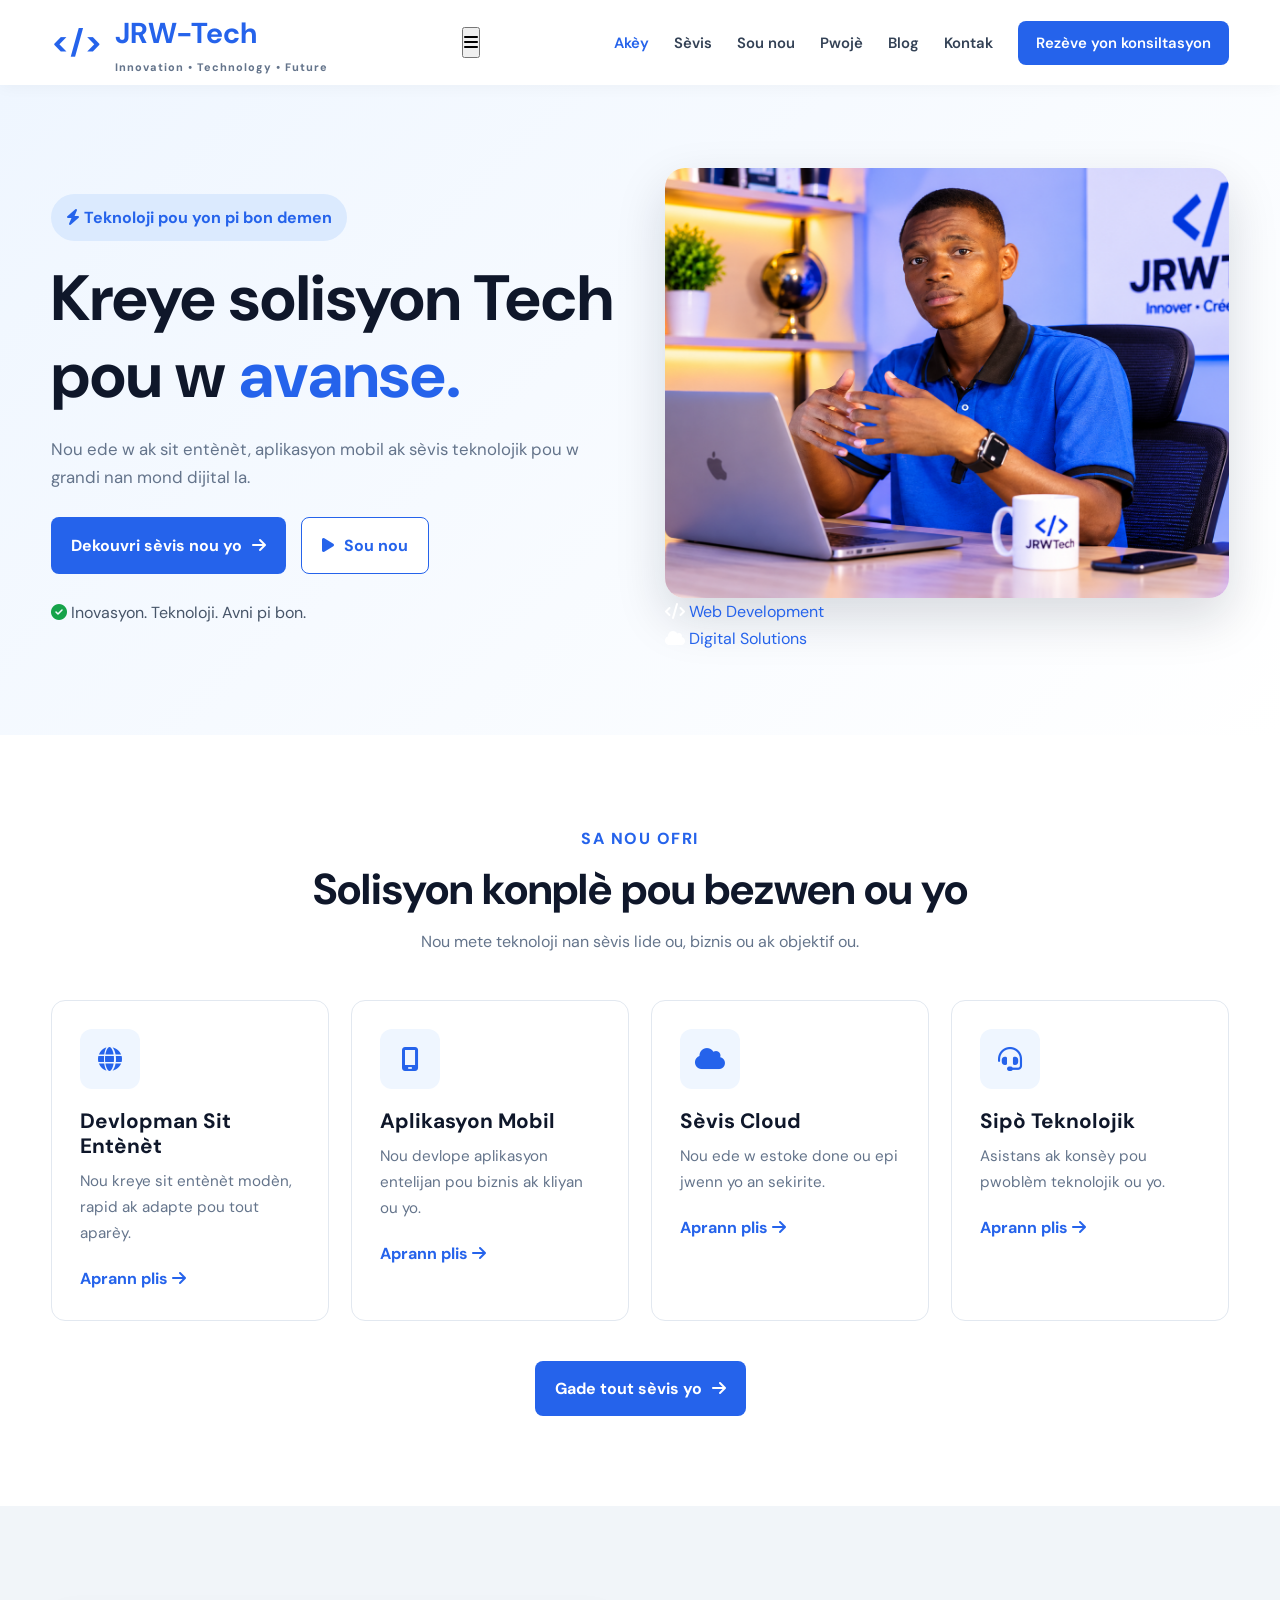
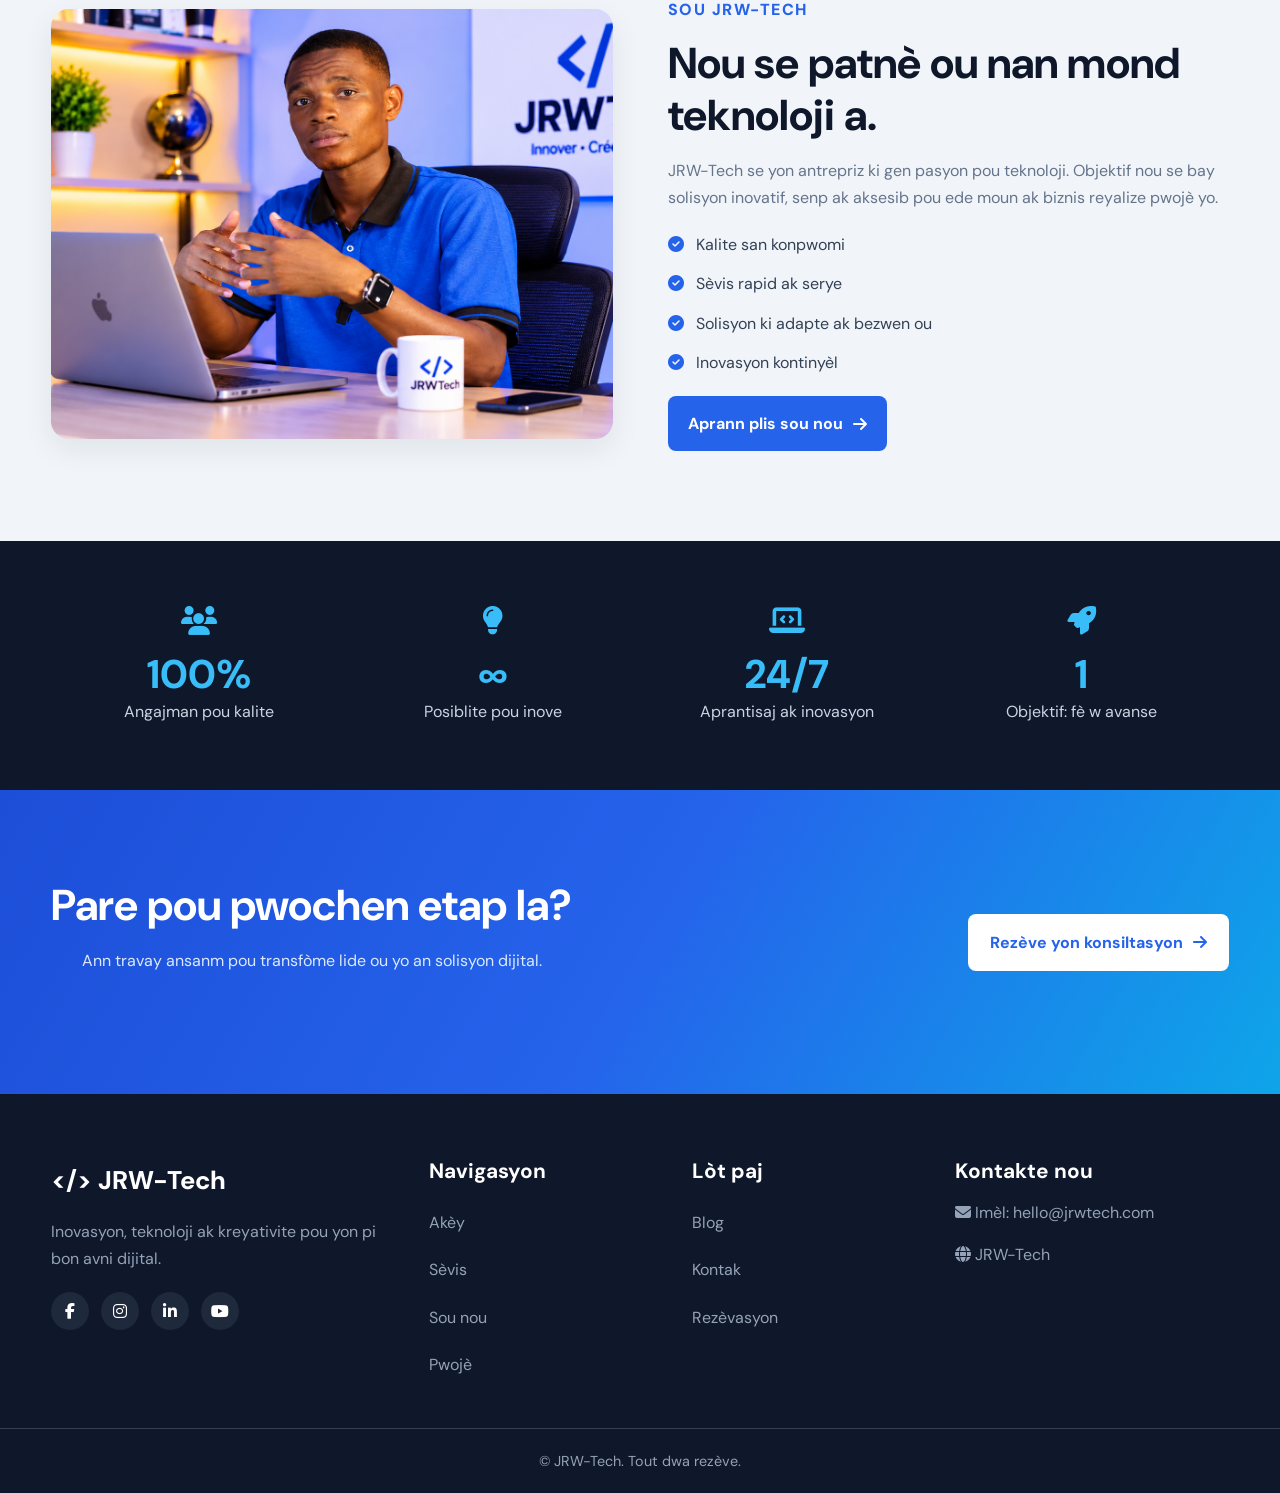
<file: index.html>
<!DOCTYPE html>
<html lang="ht">
<head>
    <meta charset="UTF-8">
    <meta name="viewport" content="width=device-width, initial-scale=1.0">

    <meta name="description" content="JRW-Tech - Solisyon teknolojik, devlopman sit entènèt ak aplikasyon.">

    <title>JRW-Tech | Teknoloji pou w avanse</title>

    <!-- Google Fonts -->
    <link rel="preconnect" href="https://fonts.googleapis.com">
    <link rel="preconnect" href="https://fonts.gstatic.com" crossorigin>

    <link href="https://fonts.googleapis.com/css2?family=DM+Sans:wght@400;500;600;700;800&display=swap" rel="stylesheet">

    <!-- CSS -->
    <link rel="stylesheet" href="style.css">

    <!-- Icons -->
    <link rel="stylesheet" href="https://cdnjs.cloudflare.com/ajax/libs/font-awesome/6.5.0/css/all.min.css">

</head>

<body>

    <!-- HEADER -->
    <header class="header">

        <nav class="navbar">

            <a href="index.html" class="logo">
                <span class="logo-icon">&lt;/&gt;</span>
                <span>
                    <strong>JRW-Tech</strong>
                    <small>Innovation • Technology • Future</small>
                </span>
            </a>

            <button class="menu-toggle" id="menuToggle">
                <i class="fas fa-bars"></i>
            </button>

            <ul class="nav-links" id="navLinks">

                <li><a href="index.html" class="active">Akèy</a></li>

                <li><a href="services.html">Sèvis</a></li>

                <li><a href="about.html">Sou nou</a></li>

                <li><a href="portfolio.html">Pwojè</a></li>

                <li><a href="blog.html">Blog</a></li>

                <li><a href="contact.html">Kontak</a></li>

                <li>
                    <a href="booking.html" class="nav-button">
                        Rezève yon konsiltasyon
                    </a>
                </li>

            </ul>

        </nav>

    </header>


    <!-- HERO SECTION -->
    <section class="hero">

        <div class="hero-container">

            <div class="hero-content">

                <span class="hero-badge">
                    <i class="fas fa-bolt"></i>
                    Teknoloji pou yon pi bon demen
                </span>

                <h1>
                    Kreye solisyon Tech
                    pou w <span>avanse.</span>
                </h1>

                <p>
                    Nou ede w ak sit entènèt, aplikasyon mobil
                    ak sèvis teknolojik pou w grandi nan mond
                    dijital la.
                </p>

                <div class="hero-buttons">

                    <a href="services.html" class="btn-primary">
                        Dekouvri sèvis nou yo
                        <i class="fas fa-arrow-right"></i>
                    </a>

                    <a href="about.html" class="btn-secondary">
                        <i class="fas fa-play"></i>
                        Sou nou
                    </a>

                </div>

                <div class="hero-trust">
                    <i class="fas fa-circle-check"></i>
                    Inovasyon. Teknoloji. Avni pi bon.
                </div>

            </div>


            <div class="hero-image">

                <img
                    src="jrwtech-office.png"
                    alt="JRW-Tech nan yon biwo teknoloji modèn"
                >

                <div class="floating-card card-one">
                    <i class="fas fa-code"></i>
                    <span>Web Development</span>
                </div>

                <div class="floating-card card-two">
                    <i class="fas fa-cloud"></i>
                    <span>Digital Solutions</span>
                </div>

            </div>

        </div>

    </section>


    <!-- SERVICES -->
    <section class="services-section">

        <div class="section-heading">

            <span>SA NOU OFRI</span>

            <h2>Solisyon konplè pou bezwen ou yo</h2>

            <p>
                Nou mete teknoloji nan sèvis lide ou,
                biznis ou ak objektif ou.
            </p>

        </div>


        <div class="services-container">

            <div class="service-card">

                <div class="service-icon">
                    <i class="fas fa-globe"></i>
                </div>

                <h3>Devlopman Sit Entènèt</h3>

                <p>
                    Nou kreye sit entènèt modèn,
                    rapid ak adapte pou tout aparèy.
                </p>

                <a href="services.html">
                    Aprann plis <i class="fas fa-arrow-right"></i>
                </a>

            </div>


            <div class="service-card">

                <div class="service-icon">
                    <i class="fas fa-mobile-screen"></i>
                </div>

                <h3>Aplikasyon Mobil</h3>

                <p>
                    Nou devlope aplikasyon entelijan
                    pou biznis ak kliyan ou yo.
                </p>

                <a href="services.html">
                    Aprann plis <i class="fas fa-arrow-right"></i>
                </a>

            </div>


            <div class="service-card">

                <div class="service-icon">
                    <i class="fas fa-cloud"></i>
                </div>

                <h3>Sèvis Cloud</h3>

                <p>
                    Nou ede w estoke done ou
                    epi jwenn yo an sekirite.
                </p>

                <a href="services.html">
                    Aprann plis <i class="fas fa-arrow-right"></i>
                </a>

            </div>


            <div class="service-card">

                <div class="service-icon">
                    <i class="fas fa-headset"></i>
                </div>

                <h3>Sipò Teknolojik</h3>

                <p>
                    Asistans ak konsèy pou
                    pwoblèm teknolojik ou yo.
                </p>

                <a href="services.html">
                    Aprann plis <i class="fas fa-arrow-right"></i>
                </a>

            </div>

        </div>

        <div class="center-button">
            <a href="services.html" class="btn-primary">
                Gade tout sèvis yo
                <i class="fas fa-arrow-right"></i>
            </a>
        </div>

    </section>


    <!-- ABOUT PREVIEW -->
    <section class="about-section">

        <div class="about-container">

            <div class="about-image">

                <img
                    src="jrwtech-office.png"
                    alt="Espas travay JRW-Tech"
                >

            </div>


            <div class="about-content">

                <span class="section-label">SOU JRW-TECH</span>

                <h2>
                    Nou se patnè ou nan mond teknoloji a.
                </h2>

                <p>
                    JRW-Tech se yon antrepriz ki gen pasyon
                    pou teknoloji. Objektif nou se bay
                    solisyon inovatif, senp ak aksesib pou
                    ede moun ak biznis reyalize pwojè yo.
                </p>

                <ul>

                    <li>
                        <i class="fas fa-circle-check"></i>
                        Kalite san konpwomi
                    </li>

                    <li>
                        <i class="fas fa-circle-check"></i>
                        Sèvis rapid ak serye
                    </li>

                    <li>
                        <i class="fas fa-circle-check"></i>
                        Solisyon ki adapte ak bezwen ou
                    </li>

                    <li>
                        <i class="fas fa-circle-check"></i>
                        Inovasyon kontinyèl
                    </li>

                </ul>

                <a href="about.html" class="btn-primary">
                    Aprann plis sou nou
                    <i class="fas fa-arrow-right"></i>
                </a>

            </div>

        </div>

    </section>


    <!-- STATISTICS -->
    <section class="statistics">

        <div class="stat-item">
            <i class="fas fa-users"></i>
            <h2>100%</h2>
            <p>Angajman pou kalite</p>
        </div>

        <div class="stat-item">
            <i class="fas fa-lightbulb"></i>
            <h2>∞</h2>
            <p>Posiblite pou inove</p>
        </div>

        <div class="stat-item">
            <i class="fas fa-laptop-code"></i>
            <h2>24/7</h2>
            <p>Aprantisaj ak inovasyon</p>
        </div>

        <div class="stat-item">
            <i class="fas fa-rocket"></i>
            <h2>1</h2>
            <p>Objektif: fè w avanse</p>
        </div>

    </section>


    <!-- CALL TO ACTION -->
    <section class="cta-section">

        <div class="cta-content">

            <div>
                <h2>Pare pou pwochen etap la?</h2>

                <p>
                    Ann travay ansanm pou transfòme
                    lide ou yo an solisyon dijital.
                </p>
            </div>

            <a href="booking.html" class="cta-button">
                Rezève yon konsiltasyon
                <i class="fas fa-arrow-right"></i>
            </a>

        </div>

    </section>


    <!-- FOOTER -->
    <footer class="footer">

        <div class="footer-container">

            <div class="footer-about">

                <a href="index.html" class="footer-logo">
                    &lt;/&gt; JRW-Tech
                </a>

                <p>
                    Inovasyon, teknoloji ak kreyativite
                    pou yon pi bon avni dijital.
                </p>

                <div class="social-links">

                    <a href="#" aria-label="Facebook">
                        <i class="fab fa-facebook-f"></i>
                    </a>

                    <a href="#" aria-label="Instagram">
                        <i class="fab fa-instagram"></i>
                    </a>

                    <a href="#" aria-label="LinkedIn">
                        <i class="fab fa-linkedin-in"></i>
                    </a>

                    <a href="#" aria-label="YouTube">
                        <i class="fab fa-youtube"></i>
                    </a>

                </div>

            </div>


            <div class="footer-links">

                <h3>Navigasyon</h3>

                <a href="index.html">Akèy</a>
                <a href="services.html">Sèvis</a>
                <a href="about.html">Sou nou</a>
                <a href="portfolio.html">Pwojè</a>

            </div>


            <div class="footer-links">

                <h3>Lòt paj</h3>

                <a href="blog.html">Blog</a>
                <a href="contact.html">Kontak</a>
                <a href="booking.html">Rezèvasyon</a>

            </div>


            <div class="footer-contact">

                <h3>Kontakte nou</h3>

                <p>
                    <i class="fas fa-envelope"></i>
                    Imèl: hello@jrwtech.com
                </p>

                <p>
                    <i class="fas fa-globe"></i>
                    JRW-Tech
                </p>

            </div>

        </div>


        <div class="footer-bottom">

            <p>
                © <span id="year"></span> JRW-Tech.
                Tout dwa rezève.
            </p>

        </div>

    </footer>


    <!-- JAVASCRIPT -->
    <script src="script.js"></script>

</body>
</html>
</file>
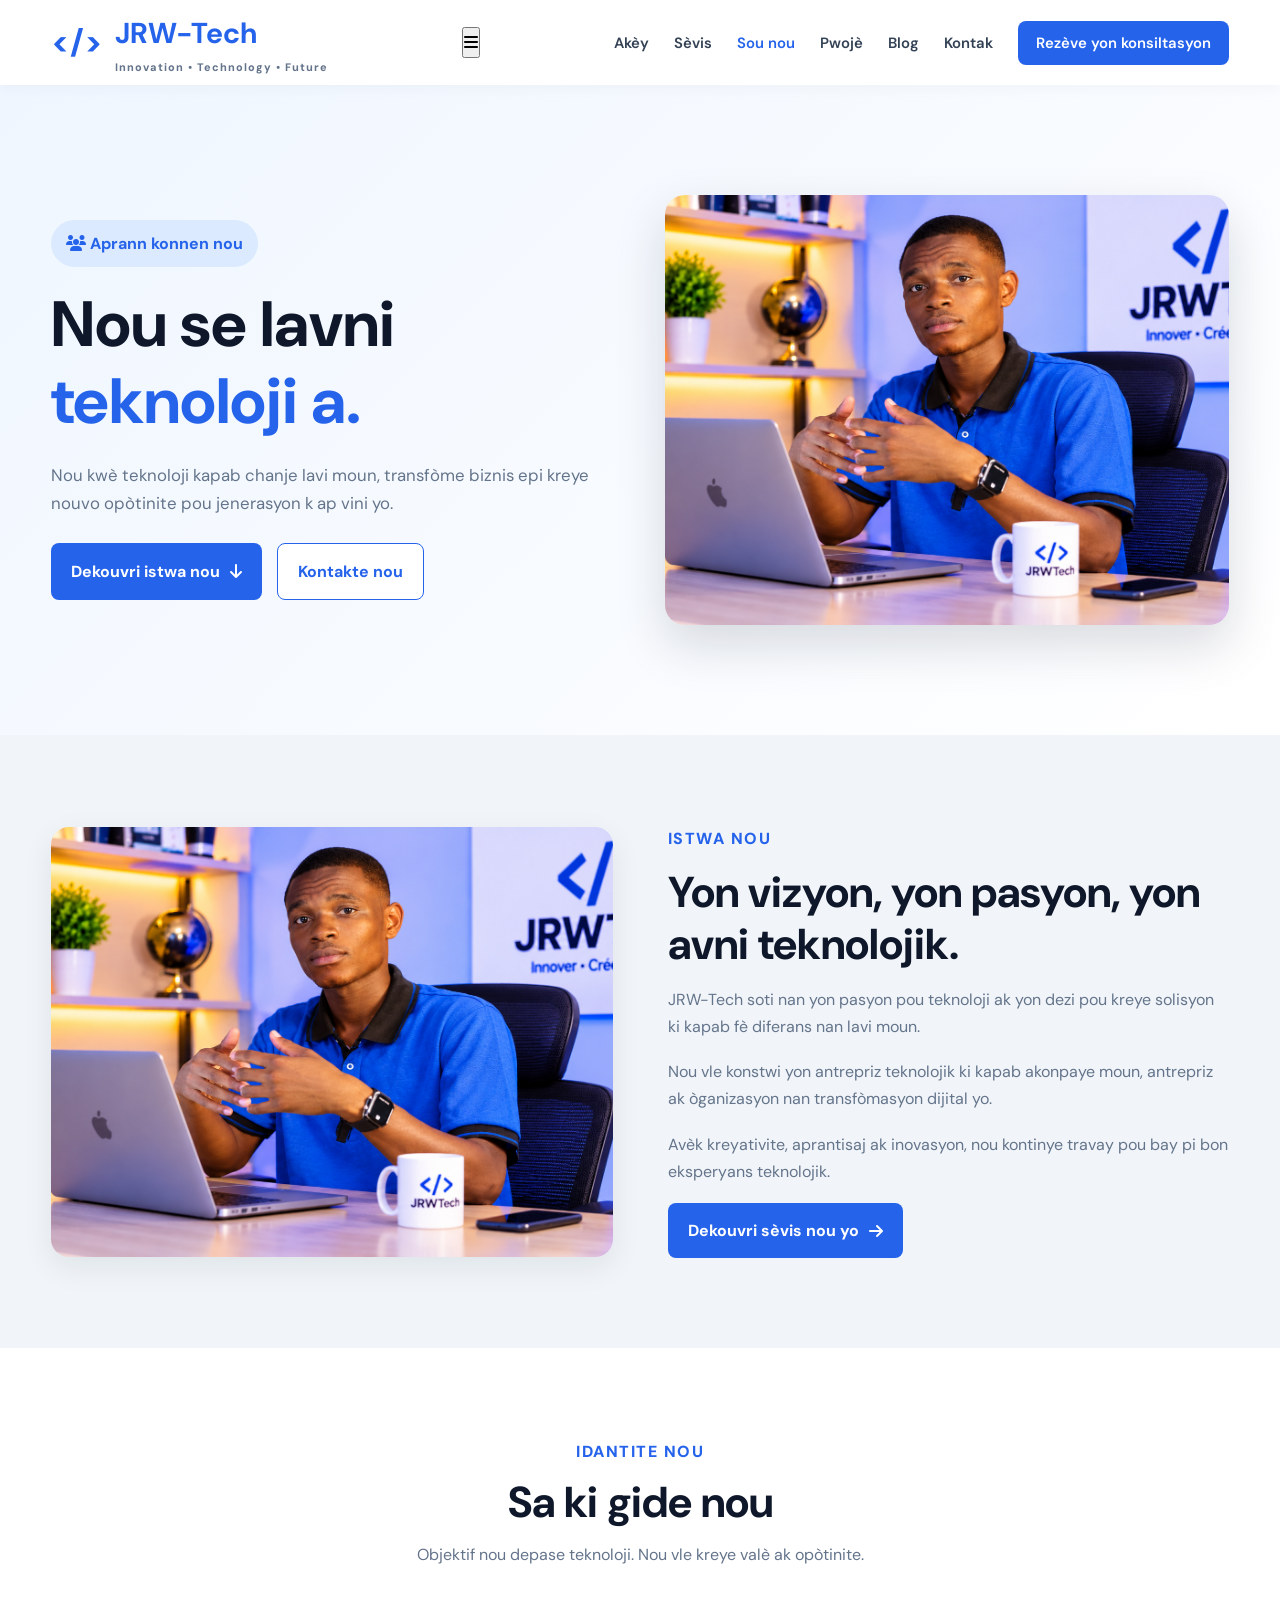
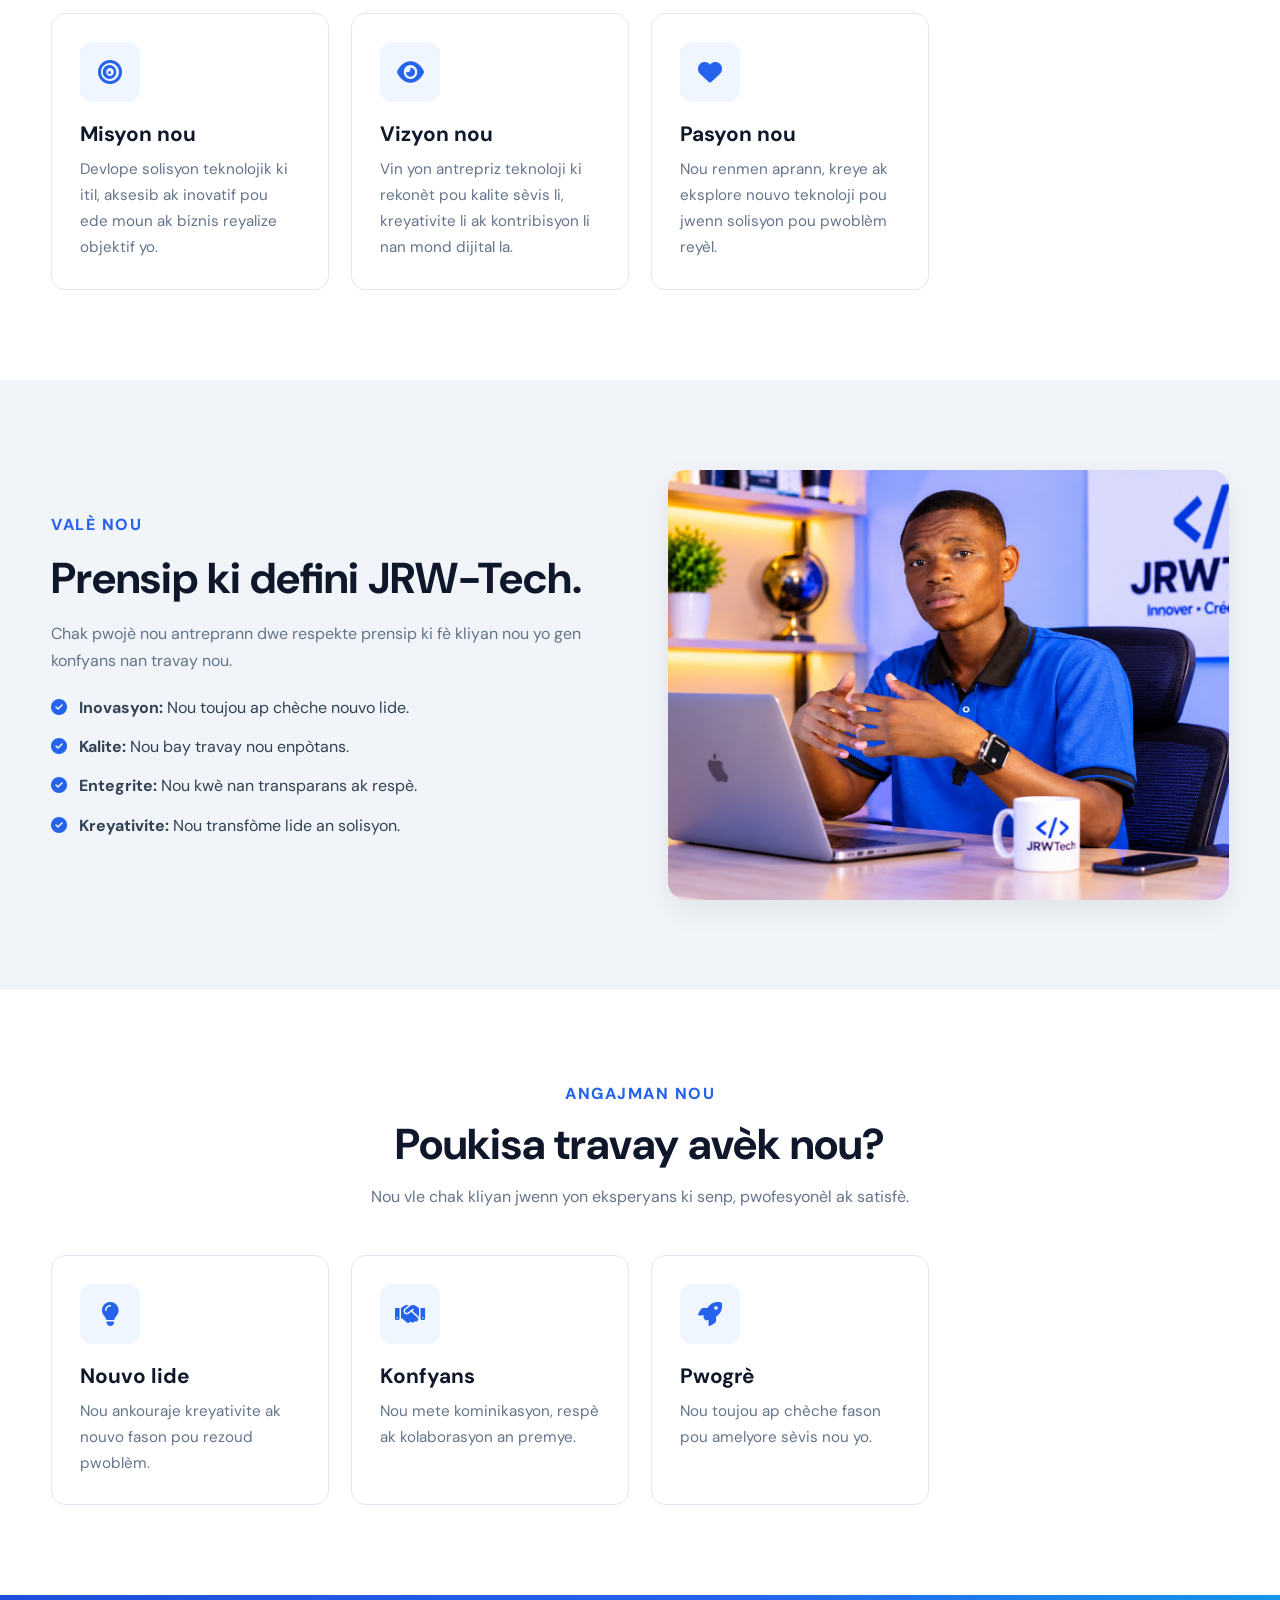
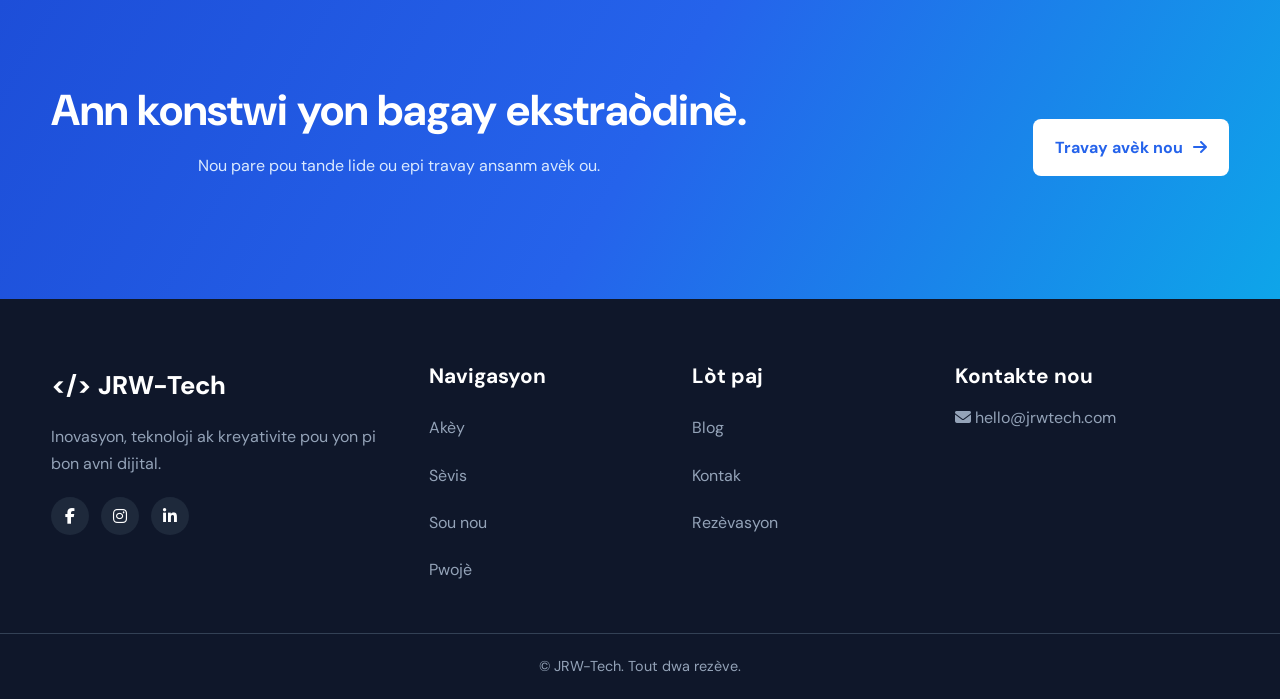
<file: about.html>
<!DOCTYPE html>
<html lang="ht">

<head>
    <meta charset="UTF-8">
    <meta name="viewport" content="width=device-width, initial-scale=1.0">

    <meta name="description" content="Aprann konnen JRW-Tech, misyon nou, vizyon nou ak valè nou.">

    <title>Sou nou | JRW-Tech</title>

    <link rel="preconnect" href="https://fonts.googleapis.com">
    <link rel="preconnect" href="https://fonts.gstatic.com" crossorigin>

    <link href="https://fonts.googleapis.com/css2?family=DM+Sans:wght@400;500;600;700;800&display=swap" rel="stylesheet">

    <link rel="stylesheet" href="style.css">

    <link rel="stylesheet" href="https://cdnjs.cloudflare.com/ajax/libs/font-awesome/6.5.0/css/all.min.css">
</head>

<body>

    <!-- HEADER -->
    <header class="header">

        <nav class="navbar">

            <a href="index.html" class="logo">
                <span class="logo-icon">&lt;/&gt;</span>
                <span>
                    <strong>JRW-Tech</strong>
                    <small>Innovation • Technology • Future</small>
                </span>
            </a>

            <button class="menu-toggle" id="menuToggle">
                <i class="fas fa-bars"></i>
            </button>

            <ul class="nav-links" id="navLinks">

                <li><a href="index.html">Akèy</a></li>
                <li><a href="services.html">Sèvis</a></li>
                <li><a href="about.html" class="active">Sou nou</a></li>
                <li><a href="portfolio.html">Pwojè</a></li>
                <li><a href="blog.html">Blog</a></li>
                <li><a href="contact.html">Kontak</a></li>

                <li>
                    <a href="booking.html" class="nav-button">
                        Rezève yon konsiltasyon
                    </a>
                </li>

            </ul>

        </nav>

    </header>


    <!-- ABOUT HERO -->
    <section class="hero">

        <div class="hero-container">

            <div class="hero-content">

                <span class="hero-badge">
                    <i class="fas fa-users"></i>
                    Aprann konnen nou
                </span>

                <h1>
                    Nou se lavni
                    <span>teknoloji a.</span>
                </h1>

                <p>
                    Nou kwè teknoloji kapab chanje lavi moun,
                    transfòme biznis epi kreye nouvo opòtinite
                    pou jenerasyon k ap vini yo.
                </p>

                <div class="hero-buttons">

                    <a href="#our-story" class="btn-primary">
                        Dekouvri istwa nou
                        <i class="fas fa-arrow-down"></i>
                    </a>

                    <a href="contact.html" class="btn-secondary">
                        Kontakte nou
                    </a>

                </div>

            </div>

            <div class="hero-image">

                <img
                    src="jrwtech-office.png"
                    alt="Fondatè JRW-Tech nan biwo li"
                >

            </div>

        </div>

    </section>


    <!-- OUR STORY -->
    <section class="about-section" id="our-story">

        <div class="about-container">

            <div class="about-image">

                <img
                    src="jrwtech-office.png"
                    alt="Espas travay JRW-Tech"
                >

            </div>

            <div class="about-content">

                <span class="section-label">
                    ISTWA NOU
                </span>

                <h2>
                    Yon vizyon, yon pasyon,
                    yon avni teknolojik.
                </h2>

                <p>
                    JRW-Tech soti nan yon pasyon pou teknoloji
                    ak yon dezi pou kreye solisyon ki kapab
                    fè diferans nan lavi moun.
                </p>

                <p>
                    Nou vle konstwi yon antrepriz teknolojik
                    ki kapab akonpaye moun, antrepriz ak
                    òganizasyon nan transfòmasyon dijital yo.
                </p>

                <p>
                    Avèk kreyativite, aprantisaj ak inovasyon,
                    nou kontinye travay pou bay pi bon
                    eksperyans teknolojik.
                </p>

                <a href="services.html" class="btn-primary">
                    Dekouvri sèvis nou yo
                    <i class="fas fa-arrow-right"></i>
                </a>

            </div>

        </div>

    </section>


    <!-- MISSION AND VISION -->
    <section class="services-section">

        <div class="section-heading">

            <span>IDANTITE NOU</span>

            <h2>Sa ki gide nou</h2>

            <p>
                Objektif nou depase teknoloji.
                Nou vle kreye valè ak opòtinite.
            </p>

        </div>


        <div class="services-container">

            <div class="service-card">

                <div class="service-icon">
                    <i class="fas fa-bullseye"></i>
                </div>

                <h3>Misyon nou</h3>

                <p>
                    Devlope solisyon teknolojik ki itil,
                    aksesib ak inovatif pou ede moun
                    ak biznis reyalize objektif yo.
                </p>

            </div>


            <div class="service-card">

                <div class="service-icon">
                    <i class="fas fa-eye"></i>
                </div>

                <h3>Vizyon nou</h3>

                <p>
                    Vin yon antrepriz teknoloji ki rekonèt
                    pou kalite sèvis li, kreyativite li
                    ak kontribisyon li nan mond dijital la.
                </p>

            </div>


            <div class="service-card">

                <div class="service-icon">
                    <i class="fas fa-heart"></i>
                </div>

                <h3>Pasyon nou</h3>

                <p>
                    Nou renmen aprann, kreye ak eksplore
                    nouvo teknoloji pou jwenn solisyon
                    pou pwoblèm reyèl.
                </p>

            </div>


        </div>

    </section>


    <!-- OUR VALUES -->
    <section class="about-section">

        <div class="about-container">

            <div class="about-content">

                <span class="section-label">
                    VALÈ NOU
                </span>

                <h2>
                    Prensip ki defini JRW-Tech.
                </h2>

                <p>
                    Chak pwojè nou antreprann dwe respekte
                    prensip ki fè kliyan nou yo gen
                    konfyans nan travay nou.
                </p>

                <ul>

                    <li>
                        <i class="fas fa-circle-check"></i>
                        <strong>Inovasyon:</strong>
                        Nou toujou ap chèche nouvo lide.
                    </li>

                    <li>
                        <i class="fas fa-circle-check"></i>
                        <strong>Kalite:</strong>
                        Nou bay travay nou enpòtans.
                    </li>

                    <li>
                        <i class="fas fa-circle-check"></i>
                        <strong>Entegrite:</strong>
                        Nou kwè nan transparans ak respè.
                    </li>

                    <li>
                        <i class="fas fa-circle-check"></i>
                        <strong>Kreyativite:</strong>
                        Nou transfòme lide an solisyon.
                    </li>

                </ul>

            </div>


            <div class="about-image">

                <img
                    src="jrwtech-office.png"
                    alt="Travay ak inovasyon nan JRW-Tech"
                >

            </div>

        </div>

    </section>


    <!-- WHY US -->
    <section class="services-section">

        <div class="section-heading">

            <span>ANGAJMAN NOU</span>

            <h2>Poukisa travay avèk nou?</h2>

            <p>
                Nou vle chak kliyan jwenn yon eksperyans
                ki senp, pwofesyonèl ak satisfè.
            </p>

        </div>


        <div class="services-container">

            <div class="service-card">

                <div class="service-icon">
                    <i class="fas fa-lightbulb"></i>
                </div>

                <h3>Nouvo lide</h3>

                <p>
                    Nou ankouraje kreyativite
                    ak nouvo fason pou rezoud pwoblèm.
                </p>

            </div>


            <div class="service-card">

                <div class="service-icon">
                    <i class="fas fa-handshake"></i>
                </div>

                <h3>Konfyans</h3>

                <p>
                    Nou mete kominikasyon,
                    respè ak kolaborasyon an premye.
                </p>

            </div>


            <div class="service-card">

                <div class="service-icon">
                    <i class="fas fa-rocket"></i>
                </div>

                <h3>Pwogrè</h3>

                <p>
                    Nou toujou ap chèche
                    fason pou amelyore sèvis nou yo.
                </p>

            </div>

        </div>

    </section>


    <!-- CTA -->
    <section class="cta-section">

        <div class="cta-content">

            <div>

                <h2>Ann konstwi yon bagay ekstraòdinè.</h2>

                <p>
                    Nou pare pou tande lide ou
                    epi travay ansanm avèk ou.
                </p>

            </div>

            <a href="booking.html" class="cta-button">
                Travay avèk nou
                <i class="fas fa-arrow-right"></i>
            </a>

        </div>

    </section>


    <!-- FOOTER -->
    <footer class="footer">

        <div class="footer-container">

            <div class="footer-about">

                <a href="index.html" class="footer-logo">
                    &lt;/&gt; JRW-Tech
                </a>

                <p>
                    Inovasyon, teknoloji ak kreyativite
                    pou yon pi bon avni dijital.
                </p>

                <div class="social-links">

                    <a href="#" aria-label="Facebook">
                        <i class="fab fa-facebook-f"></i>
                    </a>

                    <a href="#" aria-label="Instagram">
                        <i class="fab fa-instagram"></i>
                    </a>

                    <a href="#" aria-label="LinkedIn">
                        <i class="fab fa-linkedin-in"></i>
                    </a>

                </div>

            </div>


            <div class="footer-links">

                <h3>Navigasyon</h3>

                <a href="index.html">Akèy</a>
                <a href="services.html">Sèvis</a>
                <a href="about.html">Sou nou</a>
                <a href="portfolio.html">Pwojè</a>

            </div>


            <div class="footer-links">

                <h3>Lòt paj</h3>

                <a href="blog.html">Blog</a>
                <a href="contact.html">Kontak</a>
                <a href="booking.html">Rezèvasyon</a>

            </div>


            <div class="footer-contact">

                <h3>Kontakte nou</h3>

                <p>
                    <i class="fas fa-envelope"></i>
                    hello@jrwtech.com
                </p>

            </div>

        </div>


        <div class="footer-bottom">

            <p>
                © <span id="year"></span>
                JRW-Tech. Tout dwa rezève.
            </p>

        </div>

    </footer>


    <script src="script.js"></script>

</body>

</html>
</file>
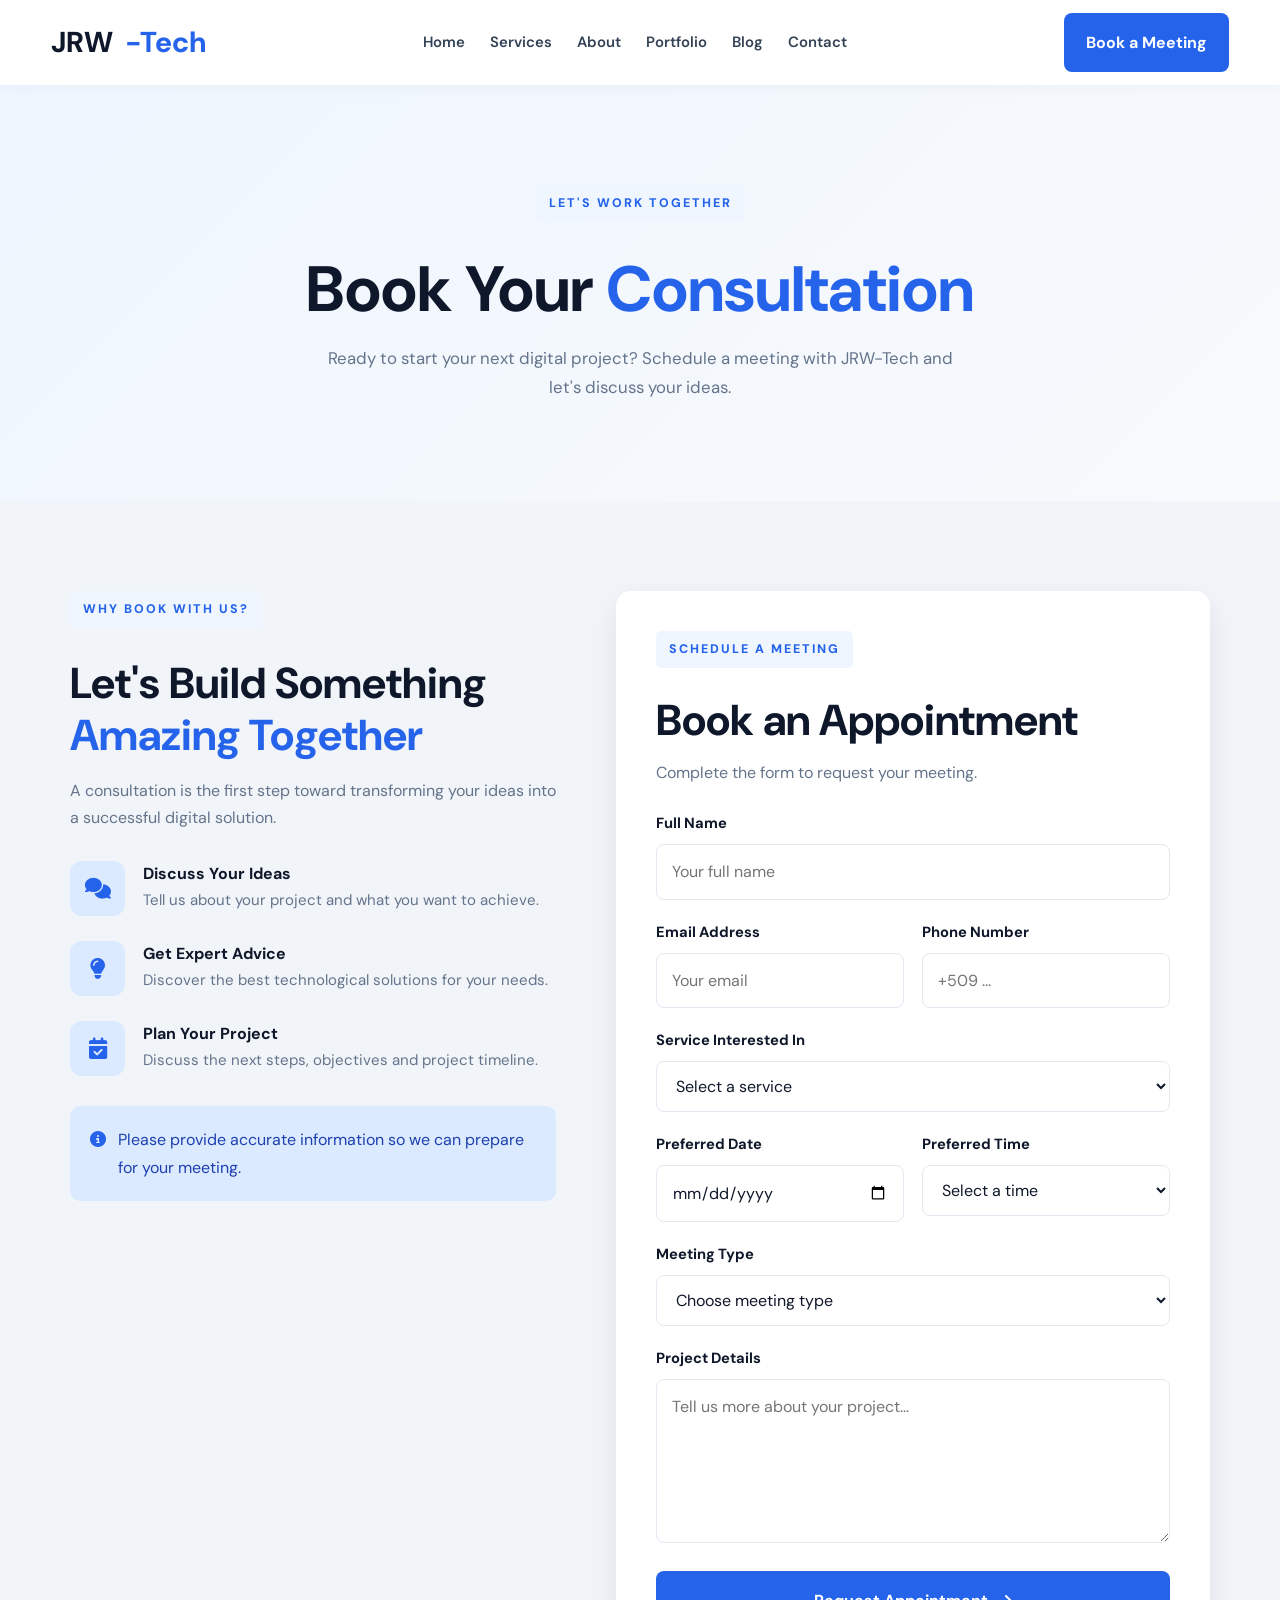
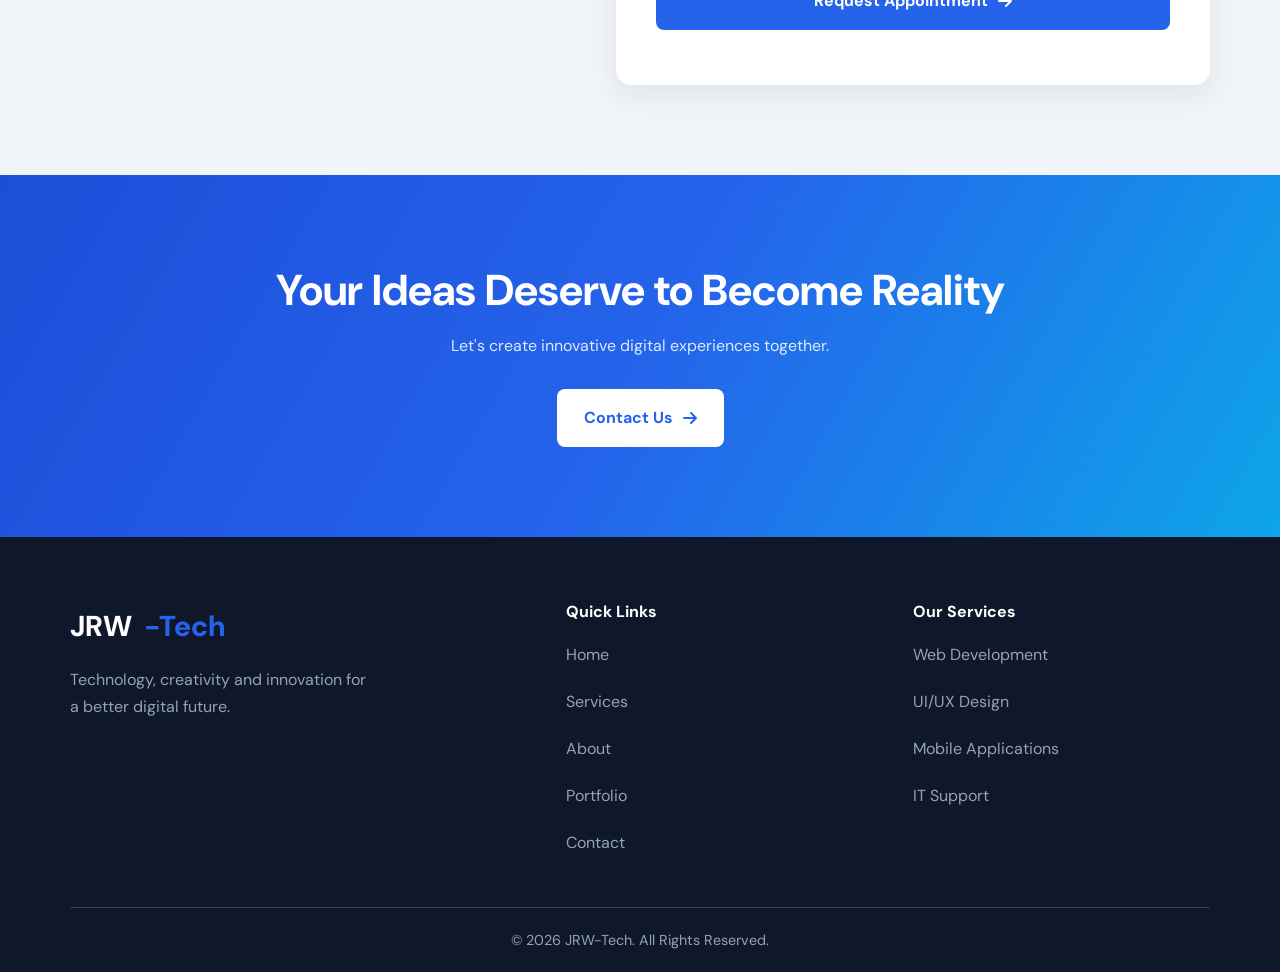
<file: booking.html>
<!DOCTYPE html>
<html lang="en">
<head>
    <meta charset="UTF-8">
    <meta name="viewport" content="width=device-width, initial-scale=1.0">

    <title>Book a Meeting | JRW-Tech</title>

    <link rel="stylesheet" href="style.css">

    <link rel="preconnect" href="https://fonts.googleapis.com">
    <link rel="preconnect" href="https://fonts.gstatic.com" crossorigin>

    <link href="https://fonts.googleapis.com/css2?family=DM+Sans:wght@400;500;600;700;800&display=swap" rel="stylesheet">

    <link rel="stylesheet" href="https://cdnjs.cloudflare.com/ajax/libs/font-awesome/6.5.0/css/all.min.css">
</head>

<body>

    <!-- HEADER -->
    <header class="header">
        <div class="container navbar">

            <a href="index.html" class="logo">
                JRW<span>-Tech</span>
            </a>

            <nav class="nav-links">
                <a href="index.html">Home</a>
                <a href="services.html">Services</a>
                <a href="about.html">About</a>
                <a href="portfolio.html">Portfolio</a>
                <a href="blog.html">Blog</a>
                <a href="contact.html">Contact</a>
            </nav>

            <a href="booking.html" class="btn btn-primary active">
                Book a Meeting
            </a>

        </div>
    </header>


    <!-- HERO -->
    <section class="page-hero">

        <div class="container">

            <span class="section-tag">LET'S WORK TOGETHER</span>

            <h1>
                Book Your
                <span>Consultation</span>
            </h1>

            <p>
                Ready to start your next digital project?
                Schedule a meeting with JRW-Tech
                and let's discuss your ideas.
            </p>

        </div>

    </section>


    <!-- BOOKING SECTION -->
    <section class="booking-section">

        <div class="container booking-grid">


            <!-- BOOKING INFORMATION -->
            <div class="booking-info">

                <span class="section-tag">WHY BOOK WITH US?</span>

                <h2>
                    Let's Build Something
                    <span>Amazing Together</span>
                </h2>

                <p>
                    A consultation is the first step toward
                    transforming your ideas into a successful
                    digital solution.
                </p>


                <div class="booking-benefit">

                    <div class="contact-icon">
                        <i class="fas fa-comments"></i>
                    </div>

                    <div>
                        <h4>Discuss Your Ideas</h4>
                        <p>
                            Tell us about your project and
                            what you want to achieve.
                        </p>
                    </div>

                </div>


                <div class="booking-benefit">

                    <div class="contact-icon">
                        <i class="fas fa-lightbulb"></i>
                    </div>

                    <div>
                        <h4>Get Expert Advice</h4>
                        <p>
                            Discover the best technological
                            solutions for your needs.
                        </p>
                    </div>

                </div>


                <div class="booking-benefit">

                    <div class="contact-icon">
                        <i class="fas fa-calendar-check"></i>
                    </div>

                    <div>
                        <h4>Plan Your Project</h4>
                        <p>
                            Discuss the next steps,
                            objectives and project timeline.
                        </p>
                    </div>

                </div>


                <div class="booking-note">

                    <i class="fas fa-info-circle"></i>

                    <p>
                        Please provide accurate information
                        so we can prepare for your meeting.
                    </p>

                </div>

            </div>


            <!-- BOOKING FORM -->
            <div class="booking-form-box">

                <span class="section-tag">SCHEDULE A MEETING</span>

                <h2>Book an Appointment</h2>

                <p>
                    Complete the form to request your meeting.
                </p>


                <form id="bookingForm">


                    <div class="form-group">

                        <label for="fullName">Full Name</label>

                        <input
                            type="text"
                            id="fullName"
                            name="fullName"
                            placeholder="Your full name"
                            required
                        >

                    </div>


                    <div class="form-row">

                        <div class="form-group">

                            <label for="bookingEmail">Email Address</label>

                            <input
                                type="email"
                                id="bookingEmail"
                                name="email"
                                placeholder="Your email"
                                required
                            >

                        </div>


                        <div class="form-group">

                            <label for="phone">Phone Number</label>

                            <input
                                type="tel"
                                id="phone"
                                name="phone"
                                placeholder="+509 ..."
                                required
                            >

                        </div>

                    </div>


                    <div class="form-group">

                        <label for="service">Service Interested In</label>

                        <select id="service" name="service" required>

                            <option value="">Select a service</option>

                            <option value="Web Development">
                                Web Development
                            </option>

                            <option value="Mobile App Development">
                                Mobile App Development
                            </option>

                            <option value="UI/UX Design">
                                UI/UX Design
                            </option>

                            <option value="Database Management">
                                Database Management
                            </option>

                            <option value="Cybersecurity">
                                Cybersecurity
                            </option>

                            <option value="IT Support">
                                IT Support
                            </option>

                            <option value="Other">
                                Other
                            </option>

                        </select>

                    </div>


                    <div class="form-row">

                        <div class="form-group">

                            <label for="date">Preferred Date</label>

                            <input
                                type="date"
                                id="date"
                                name="date"
                                required
                            >

                        </div>


                        <div class="form-group">

                            <label for="time">Preferred Time</label>

                            <select id="time" name="time" required>

                                <option value="">Select a time</option>

                                <option value="09:00 AM">09:00 AM</option>
                                <option value="10:00 AM">10:00 AM</option>
                                <option value="11:00 AM">11:00 AM</option>
                                <option value="01:00 PM">01:00 PM</option>
                                <option value="02:00 PM">02:00 PM</option>
                                <option value="03:00 PM">03:00 PM</option>
                                <option value="04:00 PM">04:00 PM</option>

                            </select>

                        </div>

                    </div>


                    <div class="form-group">

                        <label for="meetingType">Meeting Type</label>

                        <select id="meetingType" name="meetingType" required>

                            <option value="">Choose meeting type</option>

                            <option value="Online Meeting">
                                Online Meeting
                            </option>

                            <option value="Phone Call">
                                Phone Call
                            </option>

                            <option value="In-Person Meeting">
                                In-Person Meeting
                            </option>

                        </select>

                    </div>


                    <div class="form-group">

                        <label for="details">Project Details</label>

                        <textarea
                            id="details"
                            name="details"
                            rows="5"
                            placeholder="Tell us more about your project..."
                        ></textarea>

                    </div>


                    <button type="submit" class="btn btn-primary">

                        Request Appointment

                        <i class="fas fa-arrow-right"></i>

                    </button>

                    <p id="bookingMessage" role="status"></p>

                </form>

            </div>

        </div>

    </section>


    <!-- CTA -->
    <section class="cta-section">

        <div class="container">

            <h2>Your Ideas Deserve to Become Reality</h2>

            <p>
                Let's create innovative digital experiences together.
            </p>

            <a href="contact.html" class="btn btn-light">
                Contact Us
                <i class="fas fa-arrow-right"></i>
            </a>

        </div>

    </section>


    <!-- FOOTER -->
    <footer class="footer">

        <div class="container footer-content">

            <div>

                <a href="index.html" class="logo">
                    JRW<span>-Tech</span>
                </a>

                <p>
                    Technology, creativity and innovation
                    for a better digital future.
                </p>

            </div>


            <div class="footer-links">

                <h4>Quick Links</h4>

                <a href="index.html">Home</a>
                <a href="services.html">Services</a>
                <a href="about.html">About</a>
                <a href="portfolio.html">Portfolio</a>
                <a href="contact.html">Contact</a>

            </div>


            <div class="footer-links">

                <h4>Our Services</h4>

                <a href="services.html">Web Development</a>
                <a href="services.html">UI/UX Design</a>
                <a href="services.html">Mobile Applications</a>
                <a href="services.html">IT Support</a>

            </div>

        </div>


        <div class="container footer-bottom">

            <p>
                © 2026 JRW-Tech. All Rights Reserved.
            </p>

        </div>

    </footer>


    <script src="script.js"></script>

    <script>
        const bookingForm = document.getElementById("bookingForm");

        const dateInput = document.getElementById("date");

        // Prevent selecting a date in the past
        const today = new Date().toISOString().split("T")[0];

        dateInput.min = today;


        bookingForm.addEventListener("submit", function(event) {

            event.preventDefault();

            const bookingMessage =
                document.getElementById("bookingMessage");

            bookingMessage.textContent =
                "Your appointment request is ready. Connect a backend or booking service to confirm appointments.";

            bookingForm.reset();

            dateInput.min = today;

        });
    </script>

</body>
</html>
</file>
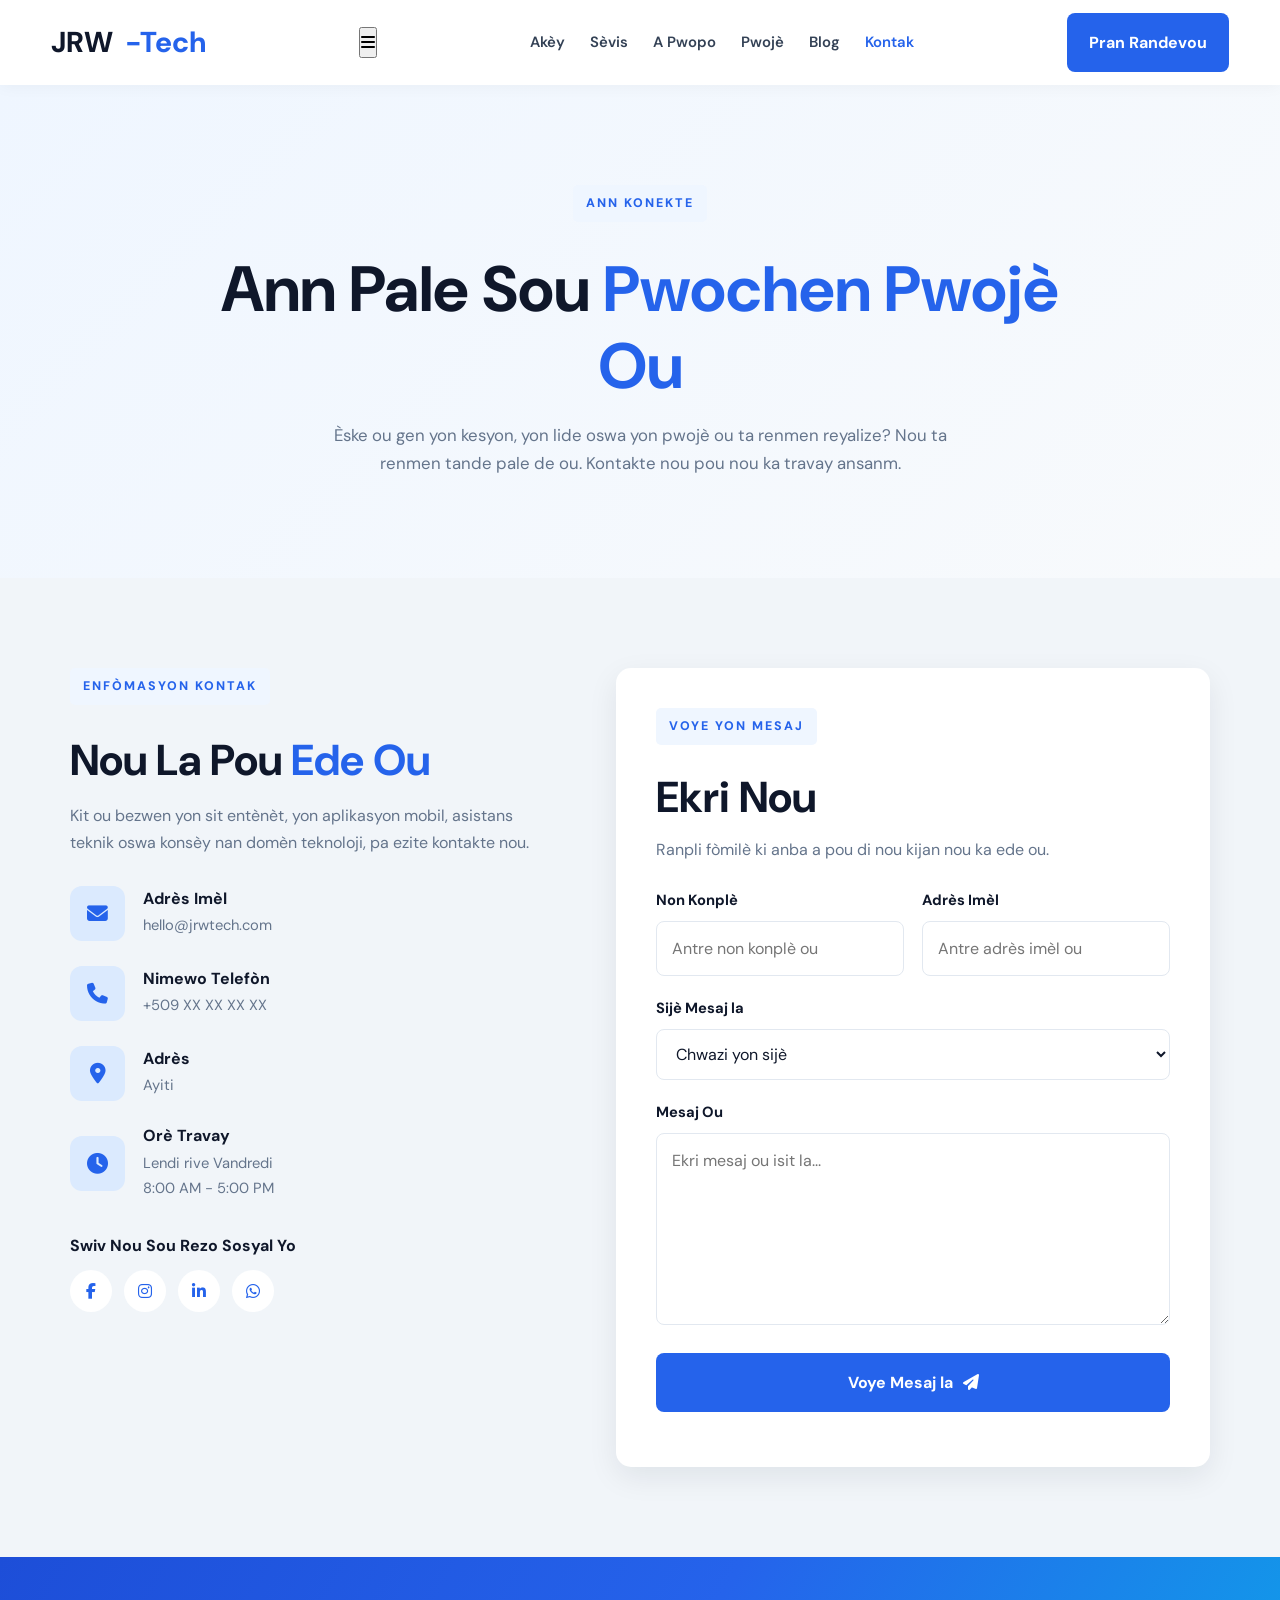
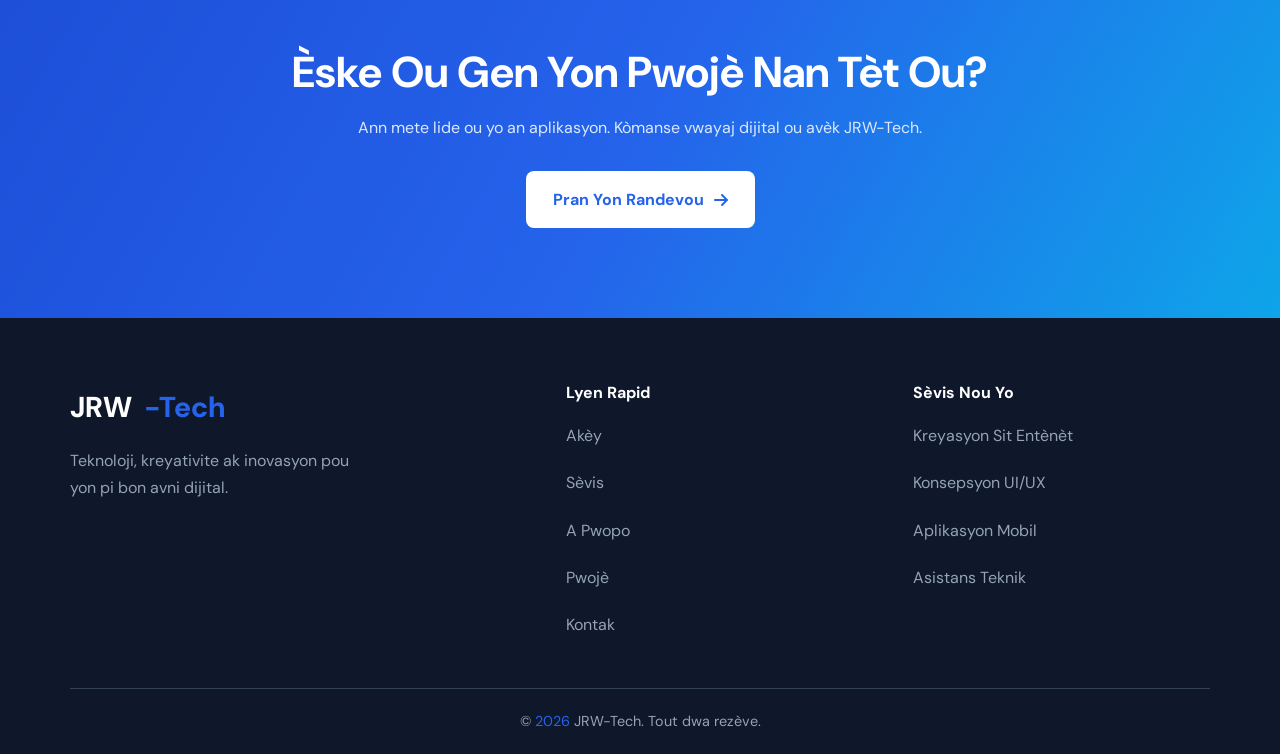
<file: contact.html>
<!DOCTYPE html>
<html lang="ht">

<head>
    <meta charset="UTF-8">
    <meta name="viewport" content="width=device-width, initial-scale=1.0">

    <title>Kontakte Nou | JRW-Tech</title>

    <link rel="stylesheet" href="style.css">

    <link rel="preconnect" href="https://fonts.googleapis.com">
    <link rel="preconnect" href="https://fonts.gstatic.com" crossorigin>

    <link href="https://fonts.googleapis.com/css2?family=DM+Sans:wght@400;500;600;700;800&display=swap" rel="stylesheet">

    <link rel="stylesheet" href="https://cdnjs.cloudflare.com/ajax/libs/font-awesome/6.5.0/css/all.min.css">
</head>

<body>

    <!-- HEADER -->
    <header class="header">

        <div class="container navbar">

            <a href="index.html" class="logo">
                JRW<span>-Tech</span>
            </a>

            <button class="menu-toggle" aria-label="Louvri meni an" aria-expanded="false">
                <i class="fas fa-bars"></i>
            </button>

            <nav class="nav-links">
                <a href="index.html">Akèy</a>
                <a href="services.html">Sèvis</a>
                <a href="about.html">A Pwopo</a>
                <a href="portfolio.html">Pwojè</a>
                <a href="blog.html">Blog</a>
                <a href="contact.html" class="active">Kontak</a>
            </nav>

            <a href="booking.html" class="btn btn-primary">
                Pran Randevou
            </a>

        </div>

    </header>


    <!-- HERO CONTACT -->
    <section class="page-hero">

        <div class="container">

            <span class="section-tag">ANN KONEKTE</span>

            <h1>
                Ann Pale Sou
                <span>Pwochen Pwojè Ou</span>
            </h1>

            <p>
                Èske ou gen yon kesyon, yon lide oswa yon pwojè
                ou ta renmen reyalize? Nou ta renmen tande pale
                de ou. Kontakte nou pou nou ka travay ansanm.
            </p>

        </div>

    </section>


    <!-- CONTACT SECTION -->
    <section class="contact-section">

        <div class="container contact-grid">

            <!-- ENFÒMASYON KONTAK -->
            <div class="contact-info">

                <span class="section-tag">ENFÒMASYON KONTAK</span>

                <h2>
                    Nou La Pou
                    <span>Ede Ou</span>
                </h2>

                <p>
                    Kit ou bezwen yon sit entènèt, yon aplikasyon
                    mobil, asistans teknik oswa konsèy nan domèn
                    teknoloji, pa ezite kontakte nou.
                </p>


                <div class="contact-item">

                    <div class="contact-icon">
                        <i class="fas fa-envelope"></i>
                    </div>

                    <div>
                        <h4>Adrès Imèl</h4>
                        <p>hello@jrwtech.com</p>
                    </div>

                </div>


                <div class="contact-item">

                    <div class="contact-icon">
                        <i class="fas fa-phone"></i>
                    </div>

                    <div>
                        <h4>Nimewo Telefòn</h4>
                        <p>+509 XX XX XX XX</p>
                    </div>

                </div>


                <div class="contact-item">

                    <div class="contact-icon">
                        <i class="fas fa-location-dot"></i>
                    </div>

                    <div>
                        <h4>Adrès</h4>
                        <p>Ayiti</p>
                    </div>

                </div>


                <div class="contact-item">

                    <div class="contact-icon">
                        <i class="fas fa-clock"></i>
                    </div>

                    <div>
                        <h4>Orè Travay</h4>
                        <p>Lendi rive Vandredi</p>
                        <p>8:00 AM - 5:00 PM</p>
                    </div>

                </div>


                <!-- REZO SOSYAL -->
                <div class="contact-socials">

                    <h4>Swiv Nou Sou Rezo Sosyal Yo</h4>

                    <a href="#" aria-label="Facebook">
                        <i class="fab fa-facebook-f"></i>
                    </a>

                    <a href="#" aria-label="Instagram">
                        <i class="fab fa-instagram"></i>
                    </a>

                    <a href="#" aria-label="LinkedIn">
                        <i class="fab fa-linkedin-in"></i>
                    </a>

                    <a href="#" aria-label="WhatsApp">
                        <i class="fab fa-whatsapp"></i>
                    </a>

                </div>

            </div>


            <!-- FÒMILÈ KONTAK -->
            <div class="contact-form-box">

                <span class="section-tag">VOYE YON MESAJ</span>

                <h2>Ekri Nou</h2>

                <p>
                    Ranpli fòmilè ki anba a pou di nou
                    kijan nou ka ede ou.
                </p>


                <form id="contactForm">

                    <div class="form-row">

                        <div class="form-group">

                            <label for="name">Non Konplè</label>

                            <input
                                type="text"
                                id="name"
                                name="name"
                                placeholder="Antre non konplè ou"
                                required
                            >

                        </div>


                        <div class="form-group">

                            <label for="email">Adrès Imèl</label>

                            <input
                                type="email"
                                id="email"
                                name="email"
                                placeholder="Antre adrès imèl ou"
                                required
                            >

                        </div>

                    </div>


                    <div class="form-group">

                        <label for="subject">Sijè Mesaj la</label>

                        <select
                            id="subject"
                            name="subject"
                            required
                        >

                            <option value="">Chwazi yon sijè</option>

                            <option value="Sit entènèt">
                                Kreyasyon Sit Entènèt
                            </option>

                            <option value="Aplikasyon mobil">
                                Kreyasyon Aplikasyon Mobil
                            </option>

                            <option value="Konsepsyon UI/UX">
                                Konsepsyon UI/UX
                            </option>

                            <option value="Asistans teknik">
                                Asistans Teknik
                            </option>

                            <option value="Lòt sijè">
                                Lòt Sijè
                            </option>

                        </select>

                    </div>


                    <div class="form-group">

                        <label for="message">Mesaj Ou</label>

                        <textarea
                            id="message"
                            name="message"
                            rows="6"
                            placeholder="Ekri mesaj ou isit la..."
                            required
                        ></textarea>

                    </div>


                    <button type="submit" class="btn btn-primary">

                        Voye Mesaj la
                        <i class="fas fa-paper-plane"></i>

                    </button>

                    <p id="formMessage" role="status"></p>

                </form>

            </div>

        </div>

    </section>


    <!-- CTA -->
    <section class="cta-section">

        <div class="container">

            <h2>Èske Ou Gen Yon Pwojè Nan Tèt Ou?</h2>

            <p>
                Ann mete lide ou yo an aplikasyon.
                Kòmanse vwayaj dijital ou avèk JRW-Tech.
            </p>

            <a href="booking.html" class="btn btn-light">
                Pran Yon Randevou
                <i class="fas fa-arrow-right"></i>
            </a>

        </div>

    </section>


    <!-- FOOTER -->
    <footer class="footer">

        <div class="container footer-content">

            <div>

                <a href="index.html" class="logo">
                    JRW<span>-Tech</span>
                </a>

                <p>
                    Teknoloji, kreyativite ak inovasyon
                    pou yon pi bon avni dijital.
                </p>

            </div>


            <div class="footer-links">

                <h4>Lyen Rapid</h4>

                <a href="index.html">Akèy</a>
                <a href="services.html">Sèvis</a>
                <a href="about.html">A Pwopo</a>
                <a href="portfolio.html">Pwojè</a>
                <a href="contact.html">Kontak</a>

            </div>


            <div class="footer-links">

                <h4>Sèvis Nou Yo</h4>

                <a href="services.html">Kreyasyon Sit Entènèt</a>
                <a href="services.html">Konsepsyon UI/UX</a>
                <a href="services.html">Aplikasyon Mobil</a>
                <a href="services.html">Asistans Teknik</a>

            </div>

        </div>


        <div class="container footer-bottom">

            <p>
                © <span class="current-year">2026</span>
                JRW-Tech. Tout dwa rezève.
            </p>

        </div>

    </footer>


    <script src="script.js"></script>

</body>
</html>


    <script src="script.js"></script>

    <script>
        const contactForm = document.getElementById("contactForm");

        contactForm.addEventListener("submit", function(event) {
            event.preventDefault();

            const formMessage = document.getElementById("formMessage");

            formMessage.textContent =
                "Your form is ready! Connect an email service or backend to receive messages.";

            contactForm.reset();
        });
    </script>

</body>
</html>
</file>
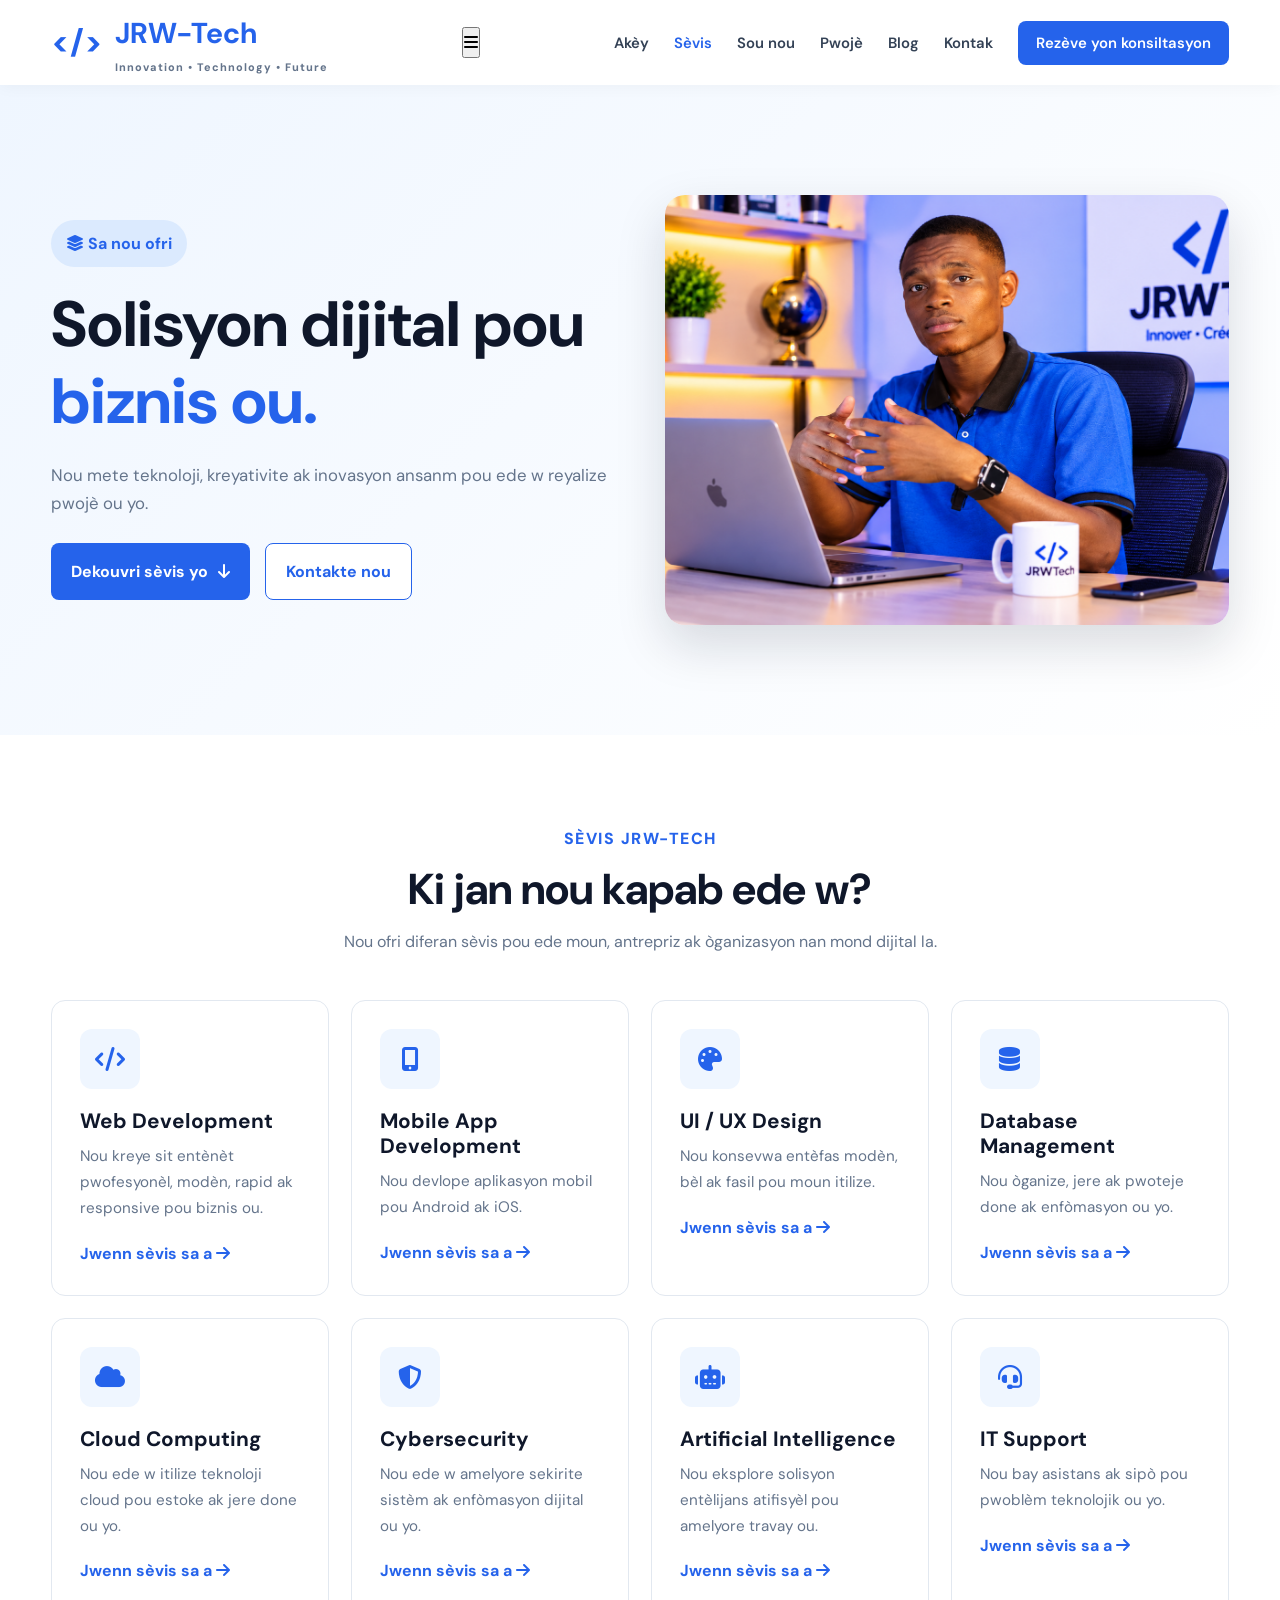
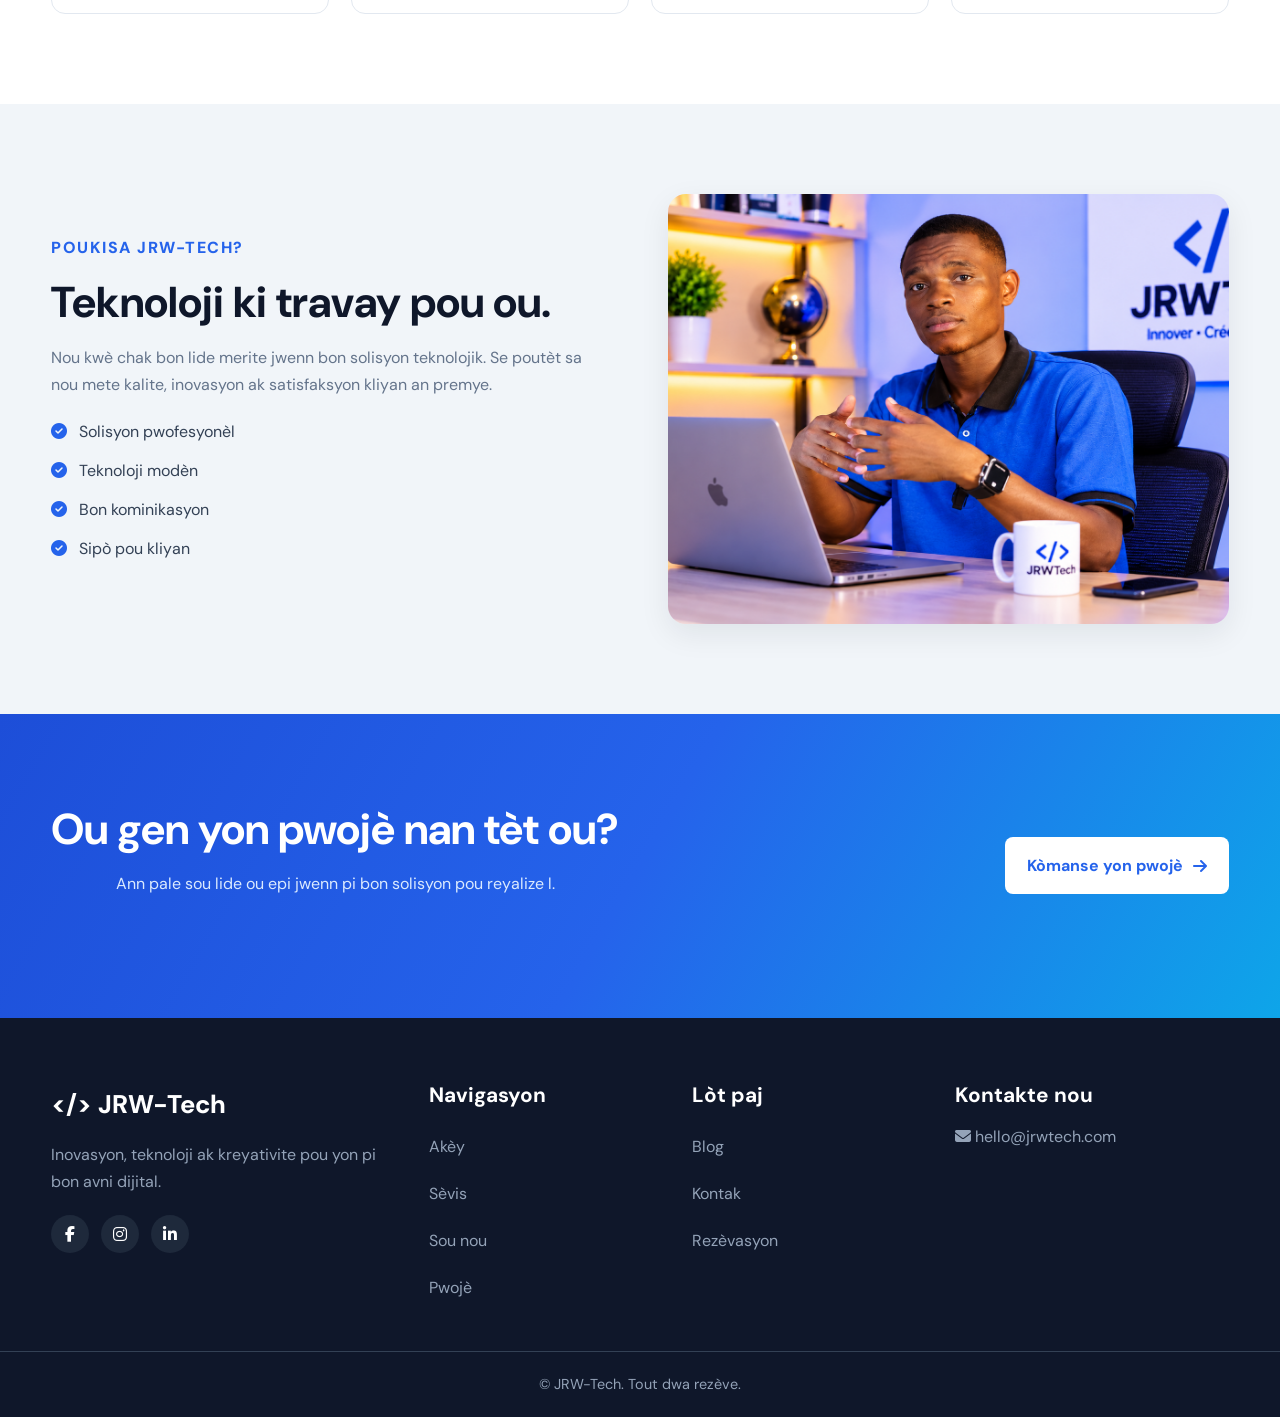
<file: services.html>
<!DOCTYPE html>
<html lang="ht">

<head>
    <meta charset="UTF-8">
    <meta name="viewport" content="width=device-width, initial-scale=1.0">

    <meta name="description" content="Dekouvri sèvis teknolojik JRW-Tech.">

    <title>Sèvis nou yo | JRW-Tech</title>

    <link rel="preconnect" href="https://fonts.googleapis.com">
    <link rel="preconnect" href="https://fonts.gstatic.com" crossorigin>

    <link href="https://fonts.googleapis.com/css2?family=DM+Sans:wght@400;500;600;700;800&display=swap" rel="stylesheet">

    <link rel="stylesheet" href="style.css">

    <link rel="stylesheet" href="https://cdnjs.cloudflare.com/ajax/libs/font-awesome/6.5.0/css/all.min.css">
</head>

<body>

    <!-- HEADER -->
    <header class="header">

        <nav class="navbar">

            <a href="index.html" class="logo">
                <span class="logo-icon">&lt;/&gt;</span>

                <span>
                    <strong>JRW-Tech</strong>
                    <small>Innovation • Technology • Future</small>
                </span>
            </a>

            <button class="menu-toggle" id="menuToggle">
                <i class="fas fa-bars"></i>
            </button>

            <ul class="nav-links" id="navLinks">

                <li><a href="index.html">Akèy</a></li>

                <li><a href="services.html" class="active">Sèvis</a></li>

                <li><a href="about.html">Sou nou</a></li>

                <li><a href="portfolio.html">Pwojè</a></li>

                <li><a href="blog.html">Blog</a></li>

                <li><a href="contact.html">Kontak</a></li>

                <li>
                    <a href="booking.html" class="nav-button">
                        Rezève yon konsiltasyon
                    </a>
                </li>

            </ul>

        </nav>

    </header>


    <!-- SERVICES HERO -->
    <section class="hero">

        <div class="hero-container">

            <div class="hero-content">

                <span class="hero-badge">
                    <i class="fas fa-layer-group"></i>
                    Sa nou ofri
                </span>

                <h1>
                    Solisyon dijital
                    pou <span>biznis ou.</span>
                </h1>

                <p>
                    Nou mete teknoloji, kreyativite ak inovasyon
                    ansanm pou ede w reyalize pwojè ou yo.
                </p>

                <div class="hero-buttons">

                    <a href="#all-services" class="btn-primary">
                        Dekouvri sèvis yo
                        <i class="fas fa-arrow-down"></i>
                    </a>

                    <a href="contact.html" class="btn-secondary">
                        Kontakte nou
                    </a>

                </div>

            </div>

            <div class="hero-image">

                <img
                    src="jrwtech-office.png"
                    alt="JRW-Tech teknoloji ak devlopman"
                >

            </div>

        </div>

    </section>


    <!-- INTRODUCTION -->
    <section class="services-section" id="all-services">

        <div class="section-heading">

            <span>SÈVIS JRW-TECH</span>

            <h2>Ki jan nou kapab ede w?</h2>

            <p>
                Nou ofri diferan sèvis pou ede moun,
                antrepriz ak òganizasyon nan mond dijital la.
            </p>

        </div>


        <div class="services-container">

            <!-- SERVICE 1 -->
            <div class="service-card">

                <div class="service-icon">
                    <i class="fas fa-code"></i>
                </div>

                <h3>Web Development</h3>

                <p>
                    Nou kreye sit entènèt pwofesyonèl,
                    modèn, rapid ak responsive pou biznis ou.
                </p>

                <a href="booking.html">
                    Jwenn sèvis sa a
                    <i class="fas fa-arrow-right"></i>
                </a>

            </div>


            <!-- SERVICE 2 -->
            <div class="service-card">

                <div class="service-icon">
                    <i class="fas fa-mobile-screen-button"></i>
                </div>

                <h3>Mobile App Development</h3>

                <p>
                    Nou devlope aplikasyon mobil
                    pou Android ak iOS.
                </p>

                <a href="booking.html">
                    Jwenn sèvis sa a
                    <i class="fas fa-arrow-right"></i>
                </a>

            </div>


            <!-- SERVICE 3 -->
            <div class="service-card">

                <div class="service-icon">
                    <i class="fas fa-palette"></i>
                </div>

                <h3>UI / UX Design</h3>

                <p>
                    Nou konsevwa entèfas modèn,
                    bèl ak fasil pou moun itilize.
                </p>

                <a href="booking.html">
                    Jwenn sèvis sa a
                    <i class="fas fa-arrow-right"></i>
                </a>

            </div>


            <!-- SERVICE 4 -->
            <div class="service-card">

                <div class="service-icon">
                    <i class="fas fa-database"></i>
                </div>

                <h3>Database Management</h3>

                <p>
                    Nou òganize, jere ak pwoteje
                    done ak enfòmasyon ou yo.
                </p>

                <a href="booking.html">
                    Jwenn sèvis sa a
                    <i class="fas fa-arrow-right"></i>
                </a>

            </div>


            <!-- SERVICE 5 -->
            <div class="service-card">

                <div class="service-icon">
                    <i class="fas fa-cloud"></i>
                </div>

                <h3>Cloud Computing</h3>

                <p>
                    Nou ede w itilize teknoloji cloud
                    pou estoke ak jere done ou yo.
                </p>

                <a href="booking.html">
                    Jwenn sèvis sa a
                    <i class="fas fa-arrow-right"></i>
                </a>

            </div>


            <!-- SERVICE 6 -->
            <div class="service-card">

                <div class="service-icon">
                    <i class="fas fa-shield-halved"></i>
                </div>

                <h3>Cybersecurity</h3>

                <p>
                    Nou ede w amelyore sekirite
                    sistèm ak enfòmasyon dijital ou yo.
                </p>

                <a href="booking.html">
                    Jwenn sèvis sa a
                    <i class="fas fa-arrow-right"></i>
                </a>

            </div>


            <!-- SERVICE 7 -->
            <div class="service-card">

                <div class="service-icon">
                    <i class="fas fa-robot"></i>
                </div>

                <h3>Artificial Intelligence</h3>

                <p>
                    Nou eksplore solisyon entèlijans
                    atifisyèl pou amelyore travay ou.
                </p>

                <a href="booking.html">
                    Jwenn sèvis sa a
                    <i class="fas fa-arrow-right"></i>
                </a>

            </div>


            <!-- SERVICE 8 -->
            <div class="service-card">

                <div class="service-icon">
                    <i class="fas fa-headset"></i>
                </div>

                <h3>IT Support</h3>

                <p>
                    Nou bay asistans ak sipò
                    pou pwoblèm teknolojik ou yo.
                </p>

                <a href="booking.html">
                    Jwenn sèvis sa a
                    <i class="fas fa-arrow-right"></i>
                </a>

            </div>

        </div>

    </section>


    <!-- WHY CHOOSE US -->
    <section class="about-section">

        <div class="about-container">

            <div class="about-content">

                <span class="section-label">
                    POUKISA JRW-TECH?
                </span>

                <h2>
                    Teknoloji ki travay pou ou.
                </h2>

                <p>
                    Nou kwè chak bon lide merite jwenn
                    bon solisyon teknolojik. Se poutèt sa
                    nou mete kalite, inovasyon ak
                    satisfaksyon kliyan an premye.
                </p>

                <ul>

                    <li>
                        <i class="fas fa-circle-check"></i>
                        Solisyon pwofesyonèl
                    </li>

                    <li>
                        <i class="fas fa-circle-check"></i>
                        Teknoloji modèn
                    </li>

                    <li>
                        <i class="fas fa-circle-check"></i>
                        Bon kominikasyon
                    </li>

                    <li>
                        <i class="fas fa-circle-check"></i>
                        Sipò pou kliyan
                    </li>

                </ul>

            </div>

            <div class="about-image">

                <img
                    src="jrwtech-office.png"
                    alt="Travay ak teknoloji nan JRW-Tech"
                >

            </div>

        </div>

    </section>


    <!-- CALL TO ACTION -->
    <section class="cta-section">

        <div class="cta-content">

            <div>

                <h2>Ou gen yon pwojè nan tèt ou?</h2>

                <p>
                    Ann pale sou lide ou epi jwenn
                    pi bon solisyon pou reyalize l.
                </p>

            </div>

            <a href="booking.html" class="cta-button">
                Kòmanse yon pwojè
                <i class="fas fa-arrow-right"></i>
            </a>

        </div>

    </section>


    <!-- FOOTER -->
    <footer class="footer">

        <div class="footer-container">

            <div class="footer-about">

                <a href="index.html" class="footer-logo">
                    &lt;/&gt; JRW-Tech
                </a>

                <p>
                    Inovasyon, teknoloji ak kreyativite
                    pou yon pi bon avni dijital.
                </p>

                <div class="social-links">

                    <a href="#" aria-label="Facebook">
                        <i class="fab fa-facebook-f"></i>
                    </a>

                    <a href="#" aria-label="Instagram">
                        <i class="fab fa-instagram"></i>
                    </a>

                    <a href="#" aria-label="LinkedIn">
                        <i class="fab fa-linkedin-in"></i>
                    </a>

                </div>

            </div>


            <div class="footer-links">

                <h3>Navigasyon</h3>

                <a href="index.html">Akèy</a>
                <a href="services.html">Sèvis</a>
                <a href="about.html">Sou nou</a>
                <a href="portfolio.html">Pwojè</a>

            </div>


            <div class="footer-links">

                <h3>Lòt paj</h3>

                <a href="blog.html">Blog</a>
                <a href="contact.html">Kontak</a>
                <a href="booking.html">Rezèvasyon</a>

            </div>


            <div class="footer-contact">

                <h3>Kontakte nou</h3>

                <p>
                    <i class="fas fa-envelope"></i>
                    hello@jrwtech.com
                </p>

            </div>

        </div>


        <div class="footer-bottom">

            <p>
                © <span id="year"></span>
                JRW-Tech. Tout dwa rezève.
            </p>

        </div>

    </footer>


    <script src="script.js"></script>

</body>
</html>
</file>
<file: style.css>
/* =========================================
   JRW-TECH WEBSITE
   Main Stylesheet
========================================= */


/* 1. GLOBAL SETTINGS */

:root {
    --primary: #2563eb;
    --primary-dark: #1d4ed8;
    --secondary: #0f172a;
    --accent: #38bdf8;

    --background: #ffffff;
    --light-bg: #f1f5f9;
    --card-bg: #ffffff;

    --text: #334155;
    --heading: #0f172a;
    --muted: #64748b;

    --border: #e2e8f0;

    --shadow: 0 10px 30px rgba(15, 23, 42, 0.08);
    --transition: all 0.3s ease;
}


* {
    margin: 0;
    padding: 0;
    box-sizing: border-box;
}


html {
    scroll-behavior: smooth;
}


body {
    font-family: 'DM Sans', sans-serif;
    background: var(--background);
    color: var(--text);
    line-height: 1.7;
    overflow-x: hidden;
}


a {
    text-decoration: none;
    color: inherit;
}


ul {
    list-style: none;
}


img {
    max-width: 100%;
    display: block;
}


button,
input,
textarea,
select {
    font: inherit;
}


.container {
    width: min(1140px, 90%);
    margin: auto;
}


section {
    padding: 90px 0;
}


h1,
h2,
h3,
h4 {
    color: var(--heading);
    line-height: 1.2;
}


h1 {
    font-size: clamp(2.5rem, 5vw, 4rem);
}


h2 {
    font-size: clamp(2rem, 4vw, 2.7rem);
}


h3 {
    font-size: 1.3rem;
}


p {
    color: var(--muted);
}


span {
    color: var(--primary);
}


/* 2. BUTTONS */

.btn {
    display: inline-flex;
    align-items: center;
    justify-content: center;
    gap: 10px;

    padding: 13px 25px;

    border-radius: 8px;
    font-weight: 700;

    cursor: pointer;
    transition: var(--transition);
    border: 2px solid transparent;
}


.btn-primary {
    background: var(--primary);
    color: white;
}


.btn-primary:hover {
    background: var(--primary-dark);
    transform: translateY(-3px);
    box-shadow: 0 8px 20px rgba(37, 99, 235, 0.25);
}


.btn-light {
    background: white;
    color: var(--primary);
}


.btn-light:hover {
    background: var(--light-bg);
    transform: translateY(-3px);
}


/* 3. HEADER AND NAVIGATION */

.header {
    width: 100%;
    background: white;
    box-shadow: 0 2px 15px rgba(0, 0, 0, 0.04);

    position: sticky;
    top: 0;
    z-index: 1000;
}


.navbar {
    min-height: 85px;

    display: flex;
    align-items: center;
    justify-content: space-between;
    gap: 25px;
}


.logo {
    font-size: 1.8rem;
    font-weight: 800;
    color: var(--secondary);
    white-space: nowrap;
}


.logo span {
    color: var(--primary);
}


.nav-links {
    display: flex;
    align-items: center;
    gap: 25px;
}


.nav-links a {
    font-size: 0.93rem;
    font-weight: 600;
    color: var(--text);
    transition: var(--transition);
}


.nav-links a:hover,
.nav-links a.active {
    color: var(--primary);
}


/* 4. HERO SECTION */

.hero {
    min-height: 650px;

    display: flex;
    align-items: center;

    background:
        linear-gradient(
            90deg,
            rgba(15, 23, 42, 0.95),
            rgba(15, 23, 42, 0.65)
        ),
        url("jrwtech-office.png");

    background-position: center;
    background-size: cover;
    background-repeat: no-repeat;

    color: white;
}


.hero-content {
    max-width: 700px;
}


.hero h1 {
    color: white;
    margin: 20px 0;
}


.hero h1 span {
    color: var(--accent);
}


.hero p {
    color: #e2e8f0;
    font-size: 1.1rem;
    max-width: 600px;
    margin-bottom: 30px;
}


.hero-buttons {
    display: flex;
    gap: 15px;
    flex-wrap: wrap;
}


.hero .section-tag {
    color: var(--accent);
}


/* 5. GENERAL SECTION ELEMENTS */

.section-tag {
    display: inline-block;

    color: var(--primary);
    background: #eff6ff;

    font-size: 0.78rem;
    font-weight: 800;

    letter-spacing: 2px;
    padding: 8px 13px;
    border-radius: 5px;

    margin-bottom: 15px;
}


.section-title {
    max-width: 650px;
    margin-bottom: 45px;
}


.section-title h2 {
    margin-bottom: 15px;
}


.section-title p {
    max-width: 600px;
}


/* 6. PAGE HERO */

.page-hero {
    padding: 100px 0;

    text-align: center;

    background:
        linear-gradient(
            135deg,
            #eff6ff,
            #f8fafc
        );
}


.page-hero .container {
    max-width: 850px;
}


.page-hero h1 {
    margin: 15px 0;
}


.page-hero p {
    max-width: 650px;
    margin: 15px auto 0;
    font-size: 1.05rem;
}


/* 7. SERVICES */

.services-section {
    background: white;
}


.services-grid {
    display: grid;
    grid-template-columns: repeat(4, 1fr);
    gap: 25px;
}


.service-card {
    background: white;
    border: 1px solid var(--border);

    padding: 30px 25px;
    border-radius: 12px;

    transition: var(--transition);
}


.service-card:hover {
    transform: translateY(-8px);
    box-shadow: var(--shadow);
    border-color: var(--primary);
}


.service-card h3 {
    margin: 20px 0 10px;
}


.service-card p {
    font-size: 0.95rem;
}


.service-icon {
    width: 60px;
    height: 60px;

    display: flex;
    align-items: center;
    justify-content: center;

    background: #eff6ff;
    color: var(--primary);

    border-radius: 12px;
    font-size: 1.5rem;
}


/* 8. ABOUT SECTION */

.about-section {
    background: var(--light-bg);
}


.about-grid {
    display: grid;
    grid-template-columns: 1fr 1fr;
    align-items: center;
    gap: 60px;
}


.about-image img {
    width: 100%;
    height: 450px;
    object-fit: cover;
    border-radius: 15px;
    box-shadow: var(--shadow);
}


.about-content h2 {
    margin: 15px 0;
}


.about-content p {
    margin-bottom: 20px;
}


.about-features {
    display: grid;
    grid-template-columns: 1fr 1fr;
    gap: 15px;
    margin: 25px 0;
}


.about-features li {
    color: var(--heading);
    font-weight: 600;
}


.about-features i {
    color: var(--primary);
    margin-right: 8px;
}


/* 9. STATS */

.stats-section {
    background: var(--secondary);
    color: white;
}


.stats-grid {
    display: grid;
    grid-template-columns: repeat(4, 1fr);
    gap: 25px;
    text-align: center;
}


.stat-item h2 {
    color: var(--accent);
    font-size: 2.7rem;
}


.stat-item p {
    color: #cbd5e1;
}


/* 10. PORTFOLIO */

.portfolio-section {
    background: var(--light-bg);
}


.portfolio-filters {
    display: flex;
    justify-content: center;
    flex-wrap: wrap;
    gap: 12px;
    margin-bottom: 40px;
}


.filter-btn {
    padding: 10px 22px;

    background: white;
    border: 1px solid var(--border);

    border-radius: 30px;
    color: var(--text);

    cursor: pointer;
    transition: var(--transition);
}


.filter-btn:hover,
.filter-btn.active {
    background: var(--primary);
    color: white;
    border-color: var(--primary);
}


.portfolio-grid {
    display: grid;
    grid-template-columns: repeat(3, 1fr);
    gap: 25px;
}


.portfolio-card {
    background: white;
    border-radius: 12px;
    overflow: hidden;
    box-shadow: var(--shadow);
    transition: var(--transition);
}


.portfolio-card:hover {
    transform: translateY(-7px);
}


.portfolio-card img {
    width: 100%;
    height: 230px;
    object-fit: cover;
}


.portfolio-content {
    padding: 25px;
}


.portfolio-content h3 {
    margin-bottom: 10px;
}


.portfolio-content p {
    font-size: 0.95rem;
}


/* 11. BLOG */

.blog-section {
    background: white;
}


.blog-grid {
    display: grid;
    grid-template-columns: repeat(3, 1fr);
    gap: 25px;
}


.blog-card {
    background: white;
    border: 1px solid var(--border);
    border-radius: 12px;
    overflow: hidden;
    transition: var(--transition);
}


.blog-card:hover {
    transform: translateY(-7px);
    box-shadow: var(--shadow);
}


.blog-card img {
    width: 100%;
    height: 220px;
    object-fit: cover;
}


.blog-content {
    padding: 25px;
}


.blog-content h3 {
    margin: 12px 0;
}


.blog-content p {
    font-size: 0.95rem;
}


.blog-meta {
    font-size: 0.85rem;
    color: var(--primary);
    font-weight: 700;
}


.read-more {
    display: inline-block;
    margin-top: 18px;
    color: var(--primary);
    font-weight: 700;
}


.blog-search {
    width: 100%;
    max-width: 500px;

    display: block;
    margin: 0 auto 40px;
}


/* 12. CONTACT SECTION */

.contact-section {
    background: var(--light-bg);
}


.contact-grid {
    display: grid;
    grid-template-columns: 0.9fr 1.1fr;
    gap: 60px;
    align-items: start;
}


.contact-info h2 {
    margin: 15px 0;
}


.contact-info > p {
    margin-bottom: 30px;
}


.contact-item {
    display: flex;
    align-items: center;
    gap: 18px;
    margin-bottom: 25px;
}


.contact-icon {
    width: 55px;
    height: 55px;
    min-width: 55px;

    display: flex;
    align-items: center;
    justify-content: center;

    background: #dbeafe;
    color: var(--primary);

    border-radius: 12px;
    font-size: 1.3rem;
}


.contact-item h4,
.booking-benefit h4 {
    margin-bottom: 5px;
}


.contact-item p {
    font-size: 0.92rem;
}


.contact-socials {
    margin-top: 35px;
}


.contact-socials h4 {
    margin-bottom: 15px;
}


.contact-socials a {
    width: 42px;
    height: 42px;

    display: inline-flex;
    align-items: center;
    justify-content: center;

    margin-right: 8px;

    background: white;
    color: var(--primary);

    border-radius: 50%;
    transition: var(--transition);
}


.contact-socials a:hover {
    background: var(--primary);
    color: white;
    transform: translateY(-4px);
}


/* 13. FORMS */

.contact-form-box,
.booking-form-box {
    background: white;
    padding: 40px;
    border-radius: 15px;
    box-shadow: var(--shadow);
}


.contact-form-box h2,
.booking-form-box h2 {
    margin: 12px 0;
}


.contact-form-box > p,
.booking-form-box > p {
    margin-bottom: 25px;
}


.form-row {
    display: grid;
    grid-template-columns: 1fr 1fr;
    gap: 18px;
}


.form-group {
    margin-bottom: 20px;
}


.form-group label {
    display: block;
    color: var(--heading);
    font-weight: 700;
    font-size: 0.92rem;
    margin-bottom: 8px;
}


.form-group input,
.form-group textarea,
.form-group select,
.blog-search {
    width: 100%;

    padding: 13px 15px;

    border: 1px solid var(--border);
    border-radius: 8px;

    background: white;
    color: var(--heading);

    outline: none;
    transition: var(--transition);
}


.form-group input:focus,
.form-group textarea:focus,
.form-group select:focus,
.blog-search:focus {
    border-color: var(--primary);
    box-shadow: 0 0 0 3px rgba(37, 99, 235, 0.1);
}


.form-group textarea {
    resize: vertical;
    min-height: 130px;
}


.contact-form-box button,
.booking-form-box button {
    width: 100%;
}


#formMessage,
#bookingMessage {
    margin-top: 15px;
    color: var(--primary);
    font-weight: 600;
}


/* 14. BOOKING SECTION */

.booking-section {
    background: var(--light-bg);
}


.booking-grid {
    display: grid;
    grid-template-columns: 0.9fr 1.1fr;
    align-items: start;
    gap: 60px;
}


.booking-info h2 {
    margin: 15px 0;
}


.booking-info > p {
    margin-bottom: 30px;
}


.booking-benefit {
    display: flex;
    align-items: center;
    gap: 18px;
    margin-bottom: 25px;
}


.booking-benefit p {
    font-size: 0.94rem;
}


.booking-note {
    display: flex;
    gap: 12px;

    padding: 20px;
    margin-top: 30px;

    background: #dbeafe;
    border-radius: 10px;

    color: var(--primary);
}


.booking-note i {
    margin-top: 5px;
}


.booking-note p {
    color: #1e40af;
}


/* 15. CTA SECTION */

.cta-section {
    background:
        linear-gradient(
            120deg,
            #1d4ed8,
            #2563eb,
            #0ea5e9
        );

    text-align: center;
    color: white;
}


.cta-section h2 {
    color: white;
    margin-bottom: 15px;
}


.cta-section p {
    color: #dbeafe;
    max-width: 600px;
    margin: 0 auto 30px;
}


/* 16. FOOTER */

.footer {
    background: var(--secondary);
    padding: 65px 0 20px;
}


.footer-content {
    display: grid;
    grid-template-columns: 1.5fr 1fr 1fr;
    gap: 50px;
}


.footer .logo {
    color: white;
}


.footer-content > div > p {
    color: #94a3b8;
    margin-top: 15px;
    max-width: 300px;
}


.footer-links {
    display: flex;
    flex-direction: column;
    gap: 10px;
}


.footer-links h4 {
    color: white;
    margin-bottom: 10px;
}


.footer-links a {
    color: #94a3b8;
    transition: var(--transition);
}


.footer-links a:hover {
    color: var(--accent);
    padding-left: 5px;
}


.footer-bottom {
    border-top: 1px solid #334155;
    margin-top: 45px;
    padding-top: 20px;
    text-align: center;
}


.footer-bottom p {
    color: #94a3b8;
    font-size: 0.9rem;
}


/* 17. PROCESS SECTION */

.process-grid {
    display: grid;
    grid-template-columns: repeat(4, 1fr);
    gap: 25px;
}


.process-card {
    padding: 25px;
    background: white;
    border: 1px solid var(--border);
    border-radius: 12px;
}


.process-number {
    font-size: 2rem;
    font-weight: 800;
    color: var(--primary);
    margin-bottom: 15px;
}


/* 18. WHY CHOOSE US */

.why-grid {
    display: grid;
    grid-template-columns: repeat(3, 1fr);
    gap: 25px;
}


.why-card {
    padding: 30px;
    background: white;
    border-radius: 12px;
    border: 1px solid var(--border);
}


/* 19. ANIMATIONS */

@keyframes fadeUp {

    from {
        opacity: 0;
        transform: translateY(25px);
    }

    to {
        opacity: 1;
        transform: translateY(0);
    }

}


.hero-content,
.page-hero .container {
    animation: fadeUp 0.8s ease;
}


/* 20. RESPONSIVE DESIGN */


/* TABLETS */

@media (max-width: 992px) {

    .navbar {
        flex-wrap: wrap;
        justify-content: center;
        padding: 15px 0;
    }

    .nav-links {
        justify-content: center;
        flex-wrap: wrap;
        gap: 15px;
    }

    .services-grid {
        grid-template-columns: repeat(2, 1fr);
    }

    .portfolio-grid,
    .blog-grid {
        grid-template-columns: repeat(2, 1fr);
    }

    .about-grid,
    .contact-grid,
    .booking-grid {
        grid-template-columns: 1fr;
        gap: 40px;
    }

    .stats-grid,
    .process-grid {
        grid-template-columns: repeat(2, 1fr);
    }

}


/* MOBILE PHONES */

@media (max-width: 600px) {

    section {
        padding: 65px 0;
    }

    .container {
        width: 92%;
    }

    .navbar {
        gap: 12px;
    }

    .logo {
        font-size: 1.6rem;
    }

    .nav-links {
        gap: 10px 15px;
    }

    .nav-links a {
        font-size: 0.82rem;
    }

    .navbar > .btn {
        font-size: 0.85rem;
        padding: 10px 15px;
    }

    .hero {
        min-height: 550px;
        text-align: center;
    }

    .hero-buttons {
        justify-content: center;
    }

    .page-hero {
        padding: 75px 0;
    }

    .services-grid,
    .portfolio-grid,
    .blog-grid,
    .stats-grid,
    .process-grid,
    .why-grid {
        grid-template-columns: 1fr;
    }

    .about-image img {
        height: 300px;
    }

    .about-features {
        grid-template-columns: 1fr;
    }

    .form-row {
        grid-template-columns: 1fr;
        gap: 0;
    }

    .contact-form-box,
    .booking-form-box {
        padding: 25px 20px;
    }

    .footer-content {
        grid-template-columns: 1fr;
        gap: 35px;
    }

    .contact-item {
        align-items: flex-start;
    }

    .cta-section h2 {
        font-size: 2rem;
    }

}


/* 21. ACCESSIBILITY */

button:focus-visible,
a:focus-visible,
input:focus-visible,
select:focus-visible,
textarea:focus-visible {
    outline: 3px solid var(--accent);
    outline-offset: 3px;
}


/* 22. REDUCED MOTION */

@media (prefers-reduced-motion: reduce) {

    html {
        scroll-behavior: auto;
    }

    *,
    *::before,
    *::after {
        animation-duration: 0.01ms !important;
        transition-duration: 0.01ms !important;
    }

}


/* =====================================
   JRW-TECH - COMPATIBILITY FIX
   Pou klas HTML aktyèl yo
===================================== */

/* HEADER */

.navbar {
    width: min(1200px, 92%);
    margin: auto;
}

.logo {
    display: flex;
    align-items: center;
    gap: 12px;
}

.logo-icon {
    font-size: 2rem;
    font-weight: 800;
}

.logo small {
    display: block;
    font-size: 0.68rem;
    color: #64748b;
    letter-spacing: 1px;
}

.nav-links {
    list-style: none;
}

.nav-button {
    background: #2563eb;
    color: white !important;
    padding: 12px 18px;
    border-radius: 8px;
}


/* HERO */

.hero {
    background: linear-gradient(135deg, #eff6ff, #ffffff);
    min-height: 650px;
    padding: 70px 0;
}

.hero-container {
    width: min(1200px, 92%);
    margin: auto;

    display: grid;
    grid-template-columns: 1fr 1fr;
    align-items: center;
    gap: 50px;
}

.hero-content {
    max-width: 600px;
}

.hero-content h1 {
    color: #0f172a;
    margin: 20px 0;
}

.hero-content h1 span {
    color: #2563eb;
}

.hero-content p {
    color: #64748b;
    font-size: 1.05rem;
    margin-bottom: 25px;
}

.hero-badge {
    display: inline-block;
    background: #dbeafe;
    color: #2563eb;
    padding: 10px 15px;
    border-radius: 30px;
    font-weight: 700;
}

.hero-image {
    position: relative;
}

.hero-image img {
    width: 100%;
    height: 430px;
    object-fit: cover;
    border-radius: 20px;
    box-shadow: 0 20px 50px rgba(15, 23, 42, 0.15);
}

.btn-primary,
.btn-secondary {
    display: inline-flex;
    align-items: center;
    gap: 10px;
    padding: 14px 20px;
    border-radius: 8px;
    font-weight: 700;
    transition: 0.3s;
}

.btn-primary {
    background: #2563eb;
    color: white;
}

.btn-secondary {
    background: white;
    color: #2563eb;
    border: 1px solid #2563eb;
}

.btn-primary:hover,
.btn-secondary:hover {
    transform: translateY(-3px);
}

.hero-trust {
    margin-top: 25px;
    color: #475569;
}

.hero-trust i {
    color: #16a34a;
}


/* SECTION HEADINGS */

.section-heading {
    width: min(700px, 90%);
    margin: 0 auto 45px;
    text-align: center;
}

.section-heading > span,
.section-label {
    color: #2563eb;
    font-weight: 800;
    letter-spacing: 1.5px;
}

.section-heading h2 {
    margin: 12px 0;
}

.section-heading p {
    margin-top: 12px;
}


/* SERVICES */

.services-container {
    width: min(1200px, 92%);
    margin: auto;

    display: grid;
    grid-template-columns: repeat(4, 1fr);
    gap: 22px;
}

.service-card {
    padding: 28px;
    background: white;
    border: 1px solid #e2e8f0;
    border-radius: 14px;
    transition: 0.3s;
}

.service-card:hover {
    transform: translateY(-7px);
    box-shadow: 0 15px 35px rgba(15, 23, 42, 0.09);
}

.service-card a {
    display: inline-block;
    margin-top: 18px;
    color: #2563eb;
    font-weight: 700;
}

.center-button {
    text-align: center;
    margin-top: 40px;
}


/* ABOUT */

.about-container {
    width: min(1200px, 92%);
    margin: auto;

    display: grid;
    grid-template-columns: 1fr 1fr;
    align-items: center;
    gap: 55px;
}

.about-image img {
    width: 100%;
    height: 430px;
    object-fit: cover;
    border-radius: 18px;
}

.about-content h2 {
    margin: 15px 0;
}

.about-content p {
    margin-bottom: 18px;
}

.about-content ul {
    margin: 20px 0;
}

.about-content li {
    margin-bottom: 12px;
    color: #334155;
}

.about-content li i {
    color: #2563eb;
    margin-right: 8px;
}


/* STATISTICS */

.statistics {
    display: grid;
    grid-template-columns: repeat(4, 1fr);
    gap: 25px;
    padding: 65px 5%;
    background: #0f172a;
    text-align: center;
}

.statistics .stat-item h2 {
    color: #38bdf8;
    font-size: 2.5rem;
}

.statistics .stat-item p {
    color: #cbd5e1;
}

.statistics .stat-item i {
    color: #38bdf8;
    font-size: 1.8rem;
    margin-bottom: 15px;
}


/* CTA */

.cta-content {
    width: min(1200px, 92%);
    margin: auto;

    display: flex;
    align-items: center;
    justify-content: space-between;
    gap: 30px;
}

.cta-content h2 {
    color: white;
}

.cta-button {
    display: inline-flex;
    align-items: center;
    gap: 10px;
    padding: 15px 22px;
    background: white;
    color: #2563eb;
    border-radius: 8px;
    font-weight: 700;
}


/* FOOTER */

.footer-container {
    width: min(1200px, 92%);
    margin: auto;

    display: grid;
    grid-template-columns: 1.5fr 1fr 1fr 1.2fr;
    gap: 35px;
}

.footer-logo {
    color: white;
    font-size: 1.6rem;
    font-weight: 800;
}

.footer-about p,
.footer-contact p {
    color: #94a3b8;
    margin-top: 15px;
}

.footer-links h3,
.footer-contact h3 {
    color: white;
    margin-bottom: 15px;
}

.footer-links a {
    display: block;
    margin-bottom: 10px;
    color: #94a3b8;
}

.social-links {
    display: flex;
    gap: 12px;
    margin-top: 20px;
}

.social-links a {
    width: 38px;
    height: 38px;
    display: grid;
    place-items: center;
    background: #1e293b;
    color: white;
    border-radius: 50%;
}

.footer-bottom {
    text-align: center;
    margin-top: 40px;
    padding-top: 20px;
    border-top: 1px solid #334155;
}


/* BLOG AND PORTFOLIO */

.blog-image,
.portfolio-image {
    position: relative;
    overflow: hidden;
}

.blog-image img,
.portfolio-image img {
    width: 100%;
    height: 230px;
    object-fit: cover;
}

.blog-category,
.project-category {
    position: absolute;
    left: 15px;
    bottom: 15px;
    background: #2563eb;
    color: white;
    padding: 7px 12px;
    border-radius: 20px;
    font-size: 0.8rem;
}

.portfolio-info {
    padding: 25px;
}

.portfolio-info h3 {
    margin: 10px 0;
}

.portfolio-info a {
    display: inline-block;
    margin-top: 15px;
    color: #2563eb;
    font-weight: 700;
}

.blog-search {
    position: relative;
}

.blog-search input {
    width: 100%;
}


/* RESPONSIVE */

@media (max-width: 900px) {

    .hero-container,
    .about-container {
        grid-template-columns: 1fr;
    }

    .services-container {
        grid-template-columns: repeat(2, 1fr);
    }

    .statistics {
        grid-template-columns: repeat(2, 1fr);
    }

    .footer-container {
        grid-template-columns: repeat(2, 1fr);
    }

    .cta-content {
        flex-direction: column;
        text-align: center;
    }
}

@media (max-width: 600px) {

    .hero-container {
        text-align: center;
    }

    .hero-image img {
        height: 280px;
    }

    .hero-buttons {
        justify-content: center;
    }

    .services-container,
    .statistics,
    .footer-container {
        grid-template-columns: 1fr;
    }

    .about-image img {
        height: 280px;
    }

    .navbar {
        flex-wrap: wrap;
    }
}
</file>
